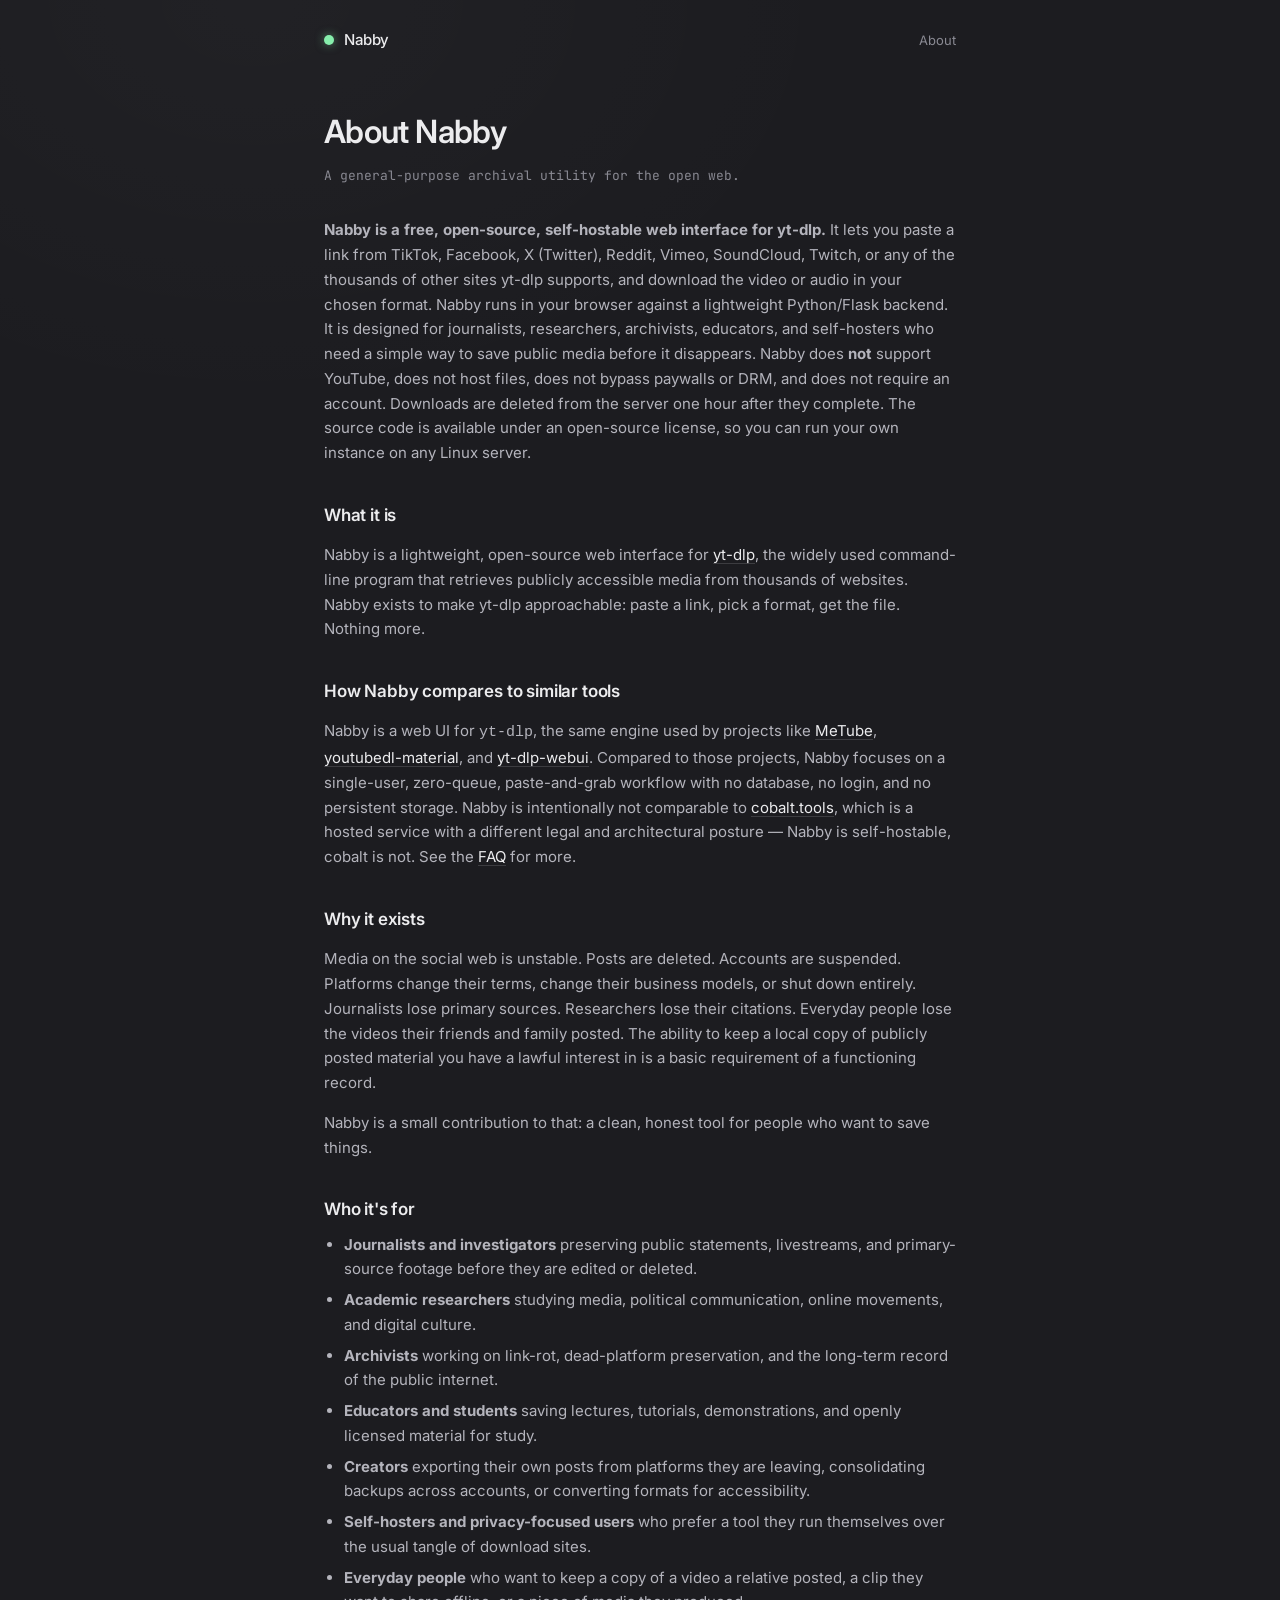
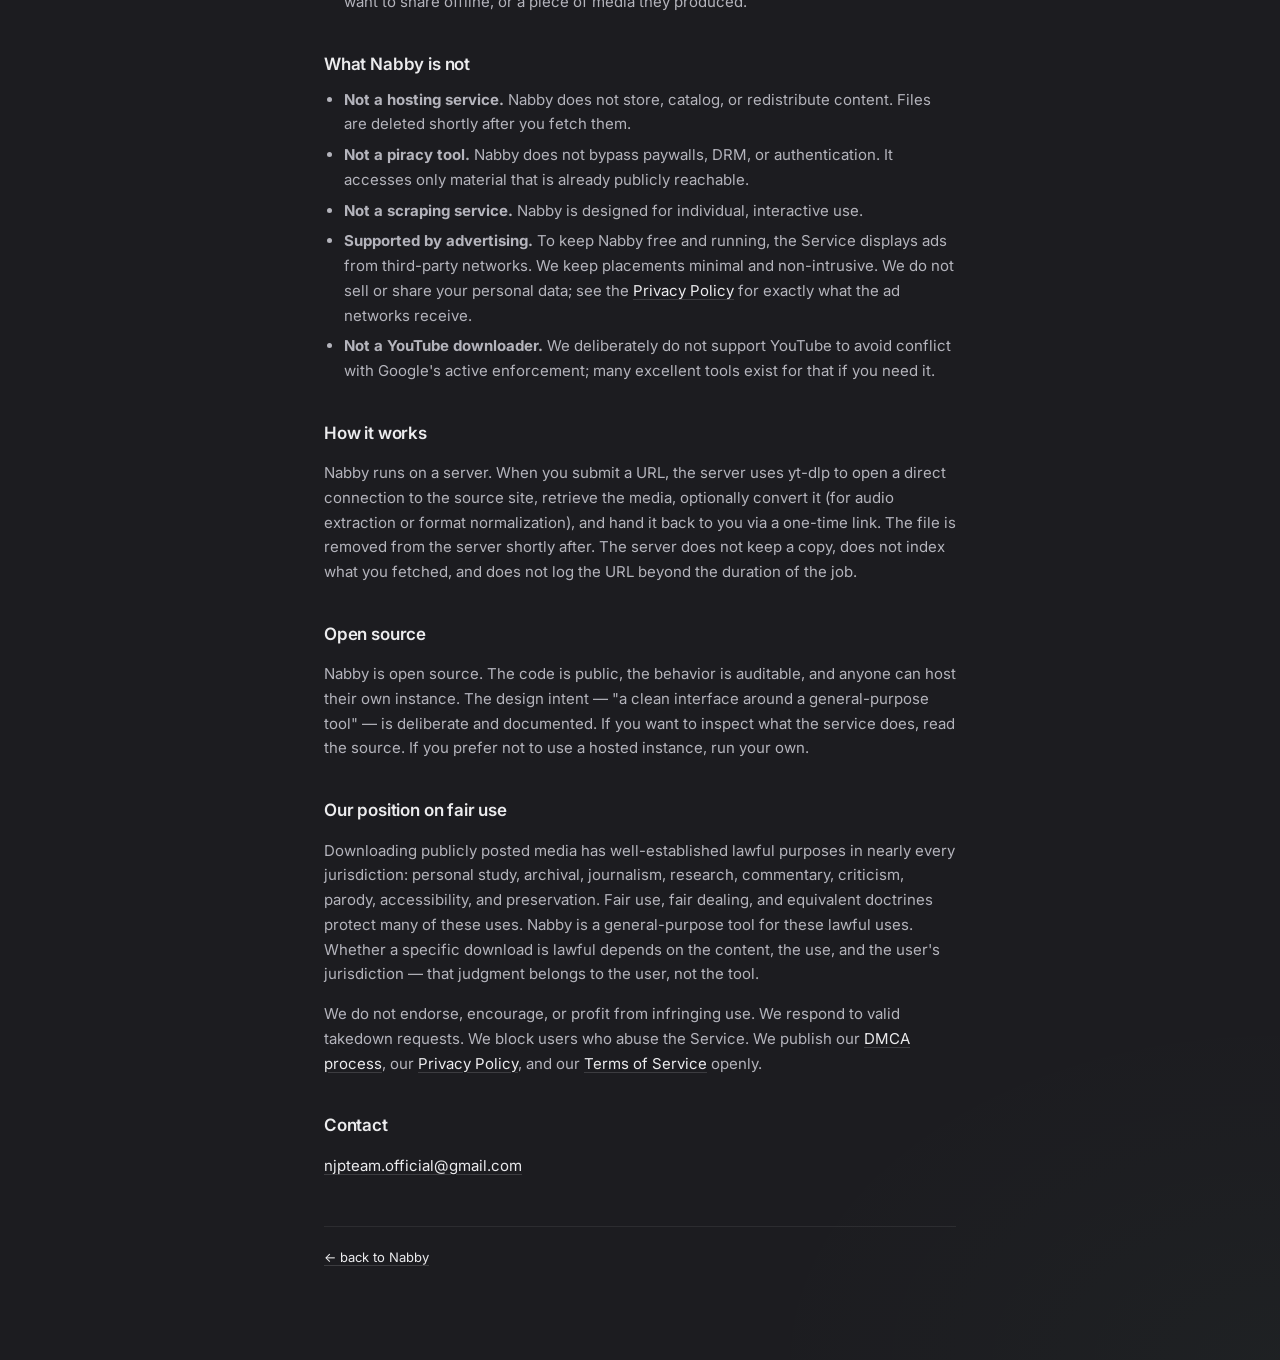
<file: templates/about.html>
<!doctype html>
<html lang="en">
<head>
<meta charset="utf-8">
<meta name="google-adsense-account" content="ca-pub-2592778451180424">
<meta name="viewport" content="width=device-width,initial-scale=1">
<title>About Nabby — a self-hosted web UI for yt-dlp</title>
<meta name="description" content="Nabby is a lightweight open-source web interface for yt-dlp, built for journalists, researchers, archivists, and self-hosters who need to save public media from the open web.">
<link rel="canonical" href="https://nabby.pro/about">
<meta name="theme-color" content="#1c1c20">
<meta name="color-scheme" content="dark">
<link rel="icon" type="image/svg+xml" href="/static/favicons/b-n.svg">
<link rel="alternate icon" href="/static/favicon.png" type="image/png" sizes="32x32">

<meta property="og:site_name" content="Nabby">
<meta property="og:type" content="article">
<meta property="og:url" content="https://nabby.pro/about">
<meta property="og:title" content="About Nabby — a general-purpose archival utility">
<meta property="og:description" content="Why Nabby exists, who it's for, and what it isn't. A clean, honest web interface for yt-dlp.">
<meta property="og:image" content="https://nabby.pro/static/og.png">
<meta name="twitter:card" content="summary_large_image">
<meta name="twitter:title" content="About Nabby">
<meta name="twitter:description" content="A general-purpose archival utility for the open web. Open-source web UI for yt-dlp.">
<meta name="twitter:image" content="https://nabby.pro/static/og.png">

<script type="application/ld+json">
{
  "@context": "https://schema.org",
  "@type": "Organization",
  "name": "Nabby",
  "url": "https://nabby.pro",
  "logo": "https://nabby.pro/static/favicons/b-n.svg",
  "email": "njpteam.official@gmail.com",
  "sameAs": [
    "https://github.com/NJPTeam/nabby"
  ]
}
</script>
<link rel="preconnect" href="https://fonts.googleapis.com">
<link rel="preconnect" href="https://fonts.gstatic.com" crossorigin>
<link href="https://fonts.googleapis.com/css2?family=Inter:wght@400;500;600&family=JetBrains+Mono:wght@400&display=swap" rel="stylesheet">
<link rel="stylesheet" href="/static/style.css">
</head>
<body class="legal">

<header class="nav">
  <a href="/" class="brand">
    <span class="brand-mark" aria-hidden="true"></span>
    <span>Nabby</span>
  </a>
  <span class="nav-sub">About</span>
</header>

<main class="legal-main">
  <h1>About Nabby</h1>
  <p class="updated">A general-purpose archival utility for the open web.</p>

  <p class="lede"><strong>Nabby is a free, open-source, self-hostable web interface for yt-dlp.</strong> It lets you paste a link from TikTok, Facebook, X (Twitter), Reddit, Vimeo, SoundCloud, Twitch, or any of the thousands of other sites yt-dlp supports, and download the video or audio in your chosen format. Nabby runs in your browser against a lightweight Python/Flask backend. It is designed for journalists, researchers, archivists, educators, and self-hosters who need a simple way to save public media before it disappears. Nabby does <strong>not</strong> support YouTube, does not host files, does not bypass paywalls or DRM, and does not require an account. Downloads are deleted from the server one hour after they complete. The source code is available under an open-source license, so you can run your own instance on any Linux server.</p>

  <h2>What it is</h2>
  <p>Nabby is a lightweight, open-source web interface for <a href="https://github.com/yt-dlp/yt-dlp" rel="noopener">yt-dlp</a>, the widely used command-line program that retrieves publicly accessible media from thousands of websites. Nabby exists to make yt-dlp approachable: paste a link, pick a format, get the file. Nothing more.</p>

  <h2>How Nabby compares to similar tools</h2>
  <p>Nabby is a web UI for <code>yt-dlp</code>, the same engine used by projects like <a href="/compare/nabby-vs-metube">MeTube</a>, <a href="/compare/nabby-vs-youtubedl-material">youtubedl-material</a>, and <a href="/compare/nabby-vs-ytdlp-webui">yt-dlp-webui</a>. Compared to those projects, Nabby focuses on a single-user, zero-queue, paste-and-grab workflow with no database, no login, and no persistent storage. Nabby is intentionally not comparable to <a href="/compare/nabby-vs-cobalt">cobalt.tools</a>, which is a hosted service with a different legal and architectural posture — Nabby is self-hostable, cobalt is not. See the <a href="/faq">FAQ</a> for more.</p>

  <h2>Why it exists</h2>
  <p>Media on the social web is unstable. Posts are deleted. Accounts are suspended. Platforms change their terms, change their business models, or shut down entirely. Journalists lose primary sources. Researchers lose their citations. Everyday people lose the videos their friends and family posted. The ability to keep a local copy of publicly posted material you have a lawful interest in is a basic requirement of a functioning record.</p>
  <p>Nabby is a small contribution to that: a clean, honest tool for people who want to save things.</p>

  <h2>Who it's for</h2>
  <ul>
    <li><strong>Journalists and investigators</strong> preserving public statements, livestreams, and primary-source footage before they are edited or deleted.</li>
    <li><strong>Academic researchers</strong> studying media, political communication, online movements, and digital culture.</li>
    <li><strong>Archivists</strong> working on link-rot, dead-platform preservation, and the long-term record of the public internet.</li>
    <li><strong>Educators and students</strong> saving lectures, tutorials, demonstrations, and openly licensed material for study.</li>
    <li><strong>Creators</strong> exporting their own posts from platforms they are leaving, consolidating backups across accounts, or converting formats for accessibility.</li>
    <li><strong>Self-hosters and privacy-focused users</strong> who prefer a tool they run themselves over the usual tangle of download sites.</li>
    <li><strong>Everyday people</strong> who want to keep a copy of a video a relative posted, a clip they want to share offline, or a piece of media they produced.</li>
  </ul>

  <h2>What Nabby is not</h2>
  <ul>
    <li><strong>Not a hosting service.</strong> Nabby does not store, catalog, or redistribute content. Files are deleted shortly after you fetch them.</li>
    <li><strong>Not a piracy tool.</strong> Nabby does not bypass paywalls, DRM, or authentication. It accesses only material that is already publicly reachable.</li>
    <li><strong>Not a scraping service.</strong> Nabby is designed for individual, interactive use.</li>
    <li><strong>Supported by advertising.</strong> To keep Nabby free and running, the Service displays ads from third-party networks. We keep placements minimal and non-intrusive. We do not sell or share your personal data; see the <a href="/privacy">Privacy Policy</a> for exactly what the ad networks receive.</li>
    <li><strong>Not a YouTube downloader.</strong> We deliberately do not support YouTube to avoid conflict with Google's active enforcement; many excellent tools exist for that if you need it.</li>
  </ul>

  <h2>How it works</h2>
  <p>Nabby runs on a server. When you submit a URL, the server uses yt-dlp to open a direct connection to the source site, retrieve the media, optionally convert it (for audio extraction or format normalization), and hand it back to you via a one-time link. The file is removed from the server shortly after. The server does not keep a copy, does not index what you fetched, and does not log the URL beyond the duration of the job.</p>

  <h2>Open source</h2>
  <p>Nabby is open source. The code is public, the behavior is auditable, and anyone can host their own instance. The design intent — "a clean interface around a general-purpose tool" — is deliberate and documented. If you want to inspect what the service does, read the source. If you prefer not to use a hosted instance, run your own.</p>

  <h2>Our position on fair use</h2>
  <p>Downloading publicly posted media has well-established lawful purposes in nearly every jurisdiction: personal study, archival, journalism, research, commentary, criticism, parody, accessibility, and preservation. Fair use, fair dealing, and equivalent doctrines protect many of these uses. Nabby is a general-purpose tool for these lawful uses. Whether a specific download is lawful depends on the content, the use, and the user's jurisdiction — that judgment belongs to the user, not the tool.</p>
  <p>We do not endorse, encourage, or profit from infringing use. We respond to valid takedown requests. We block users who abuse the Service. We publish our <a href="/dmca">DMCA process</a>, our <a href="/privacy">Privacy Policy</a>, and our <a href="/terms">Terms of Service</a> openly.</p>

  <h2>Contact</h2>
  <p><a href="mailto:njpteam.official@gmail.com">njpteam.official@gmail.com</a></p>

  <p class="back"><a href="/">← back to Nabby</a></p>
</main>

</body>
</html>
</file>
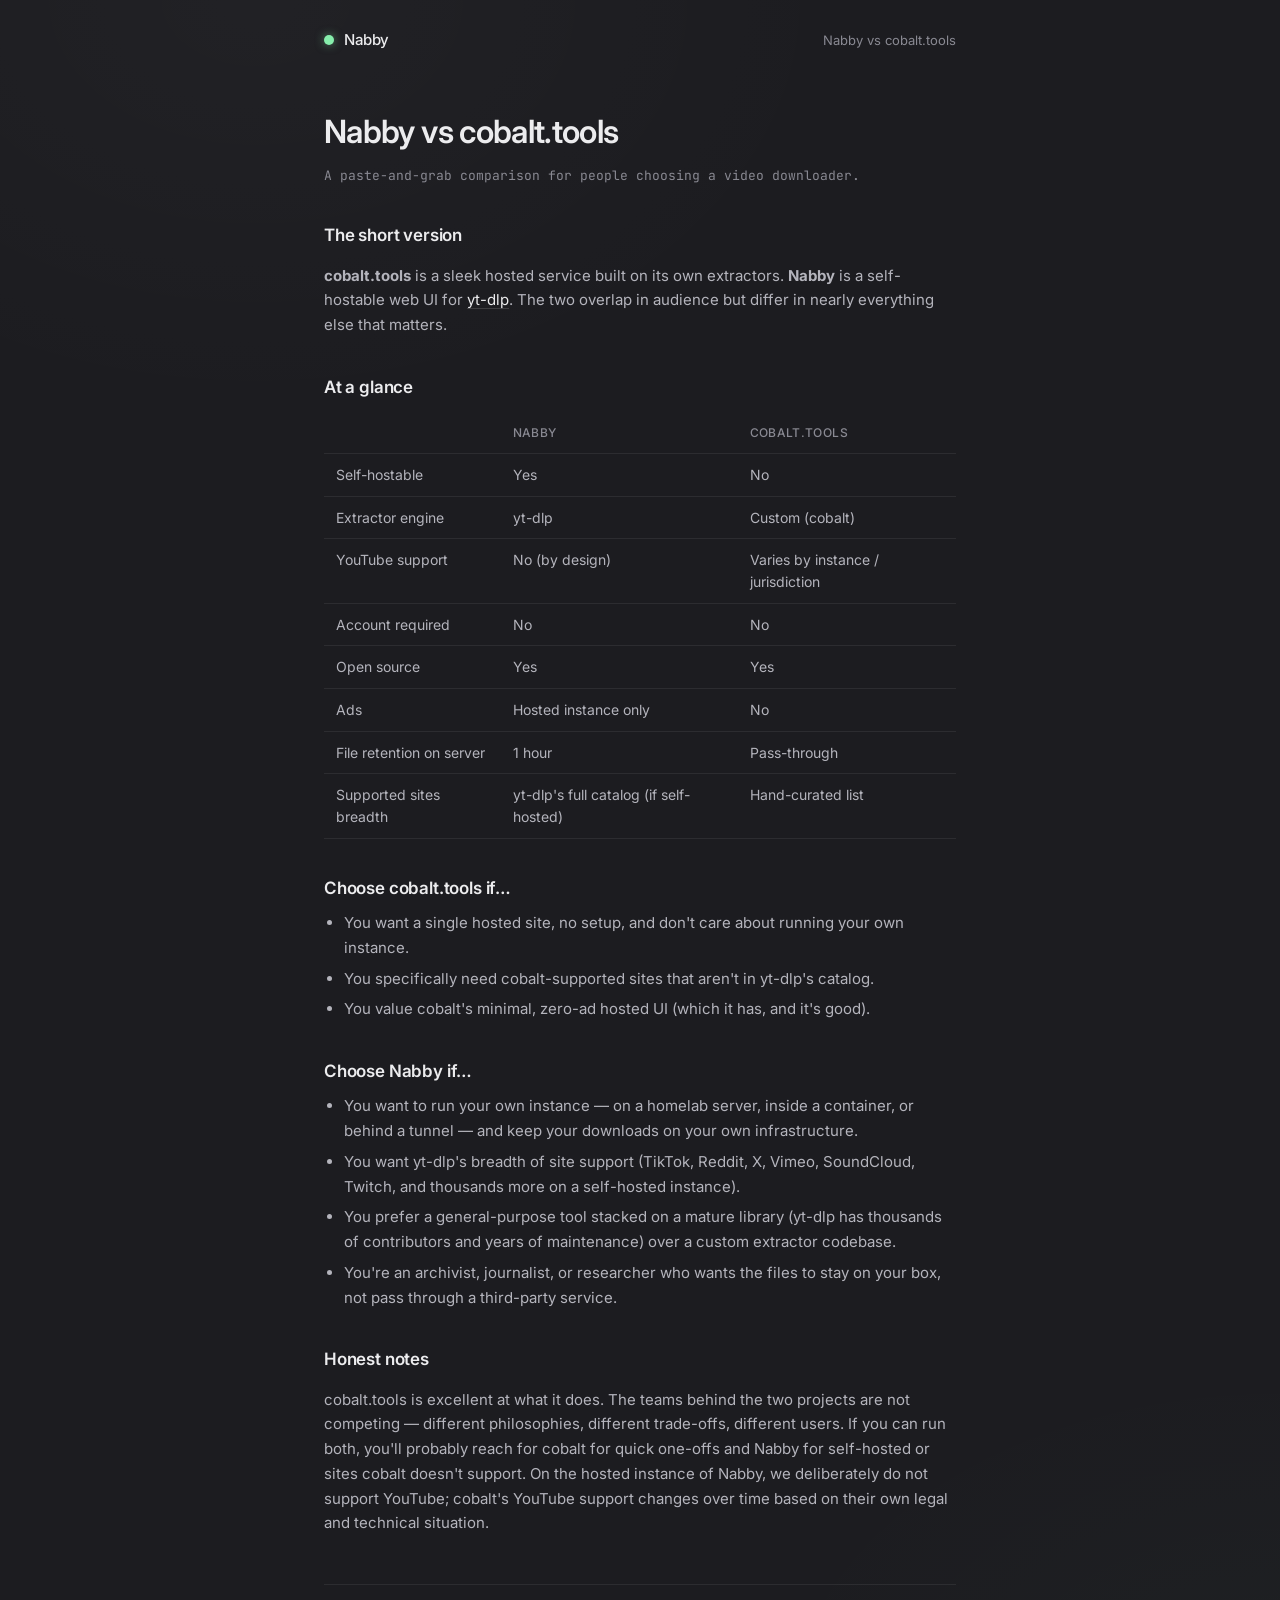
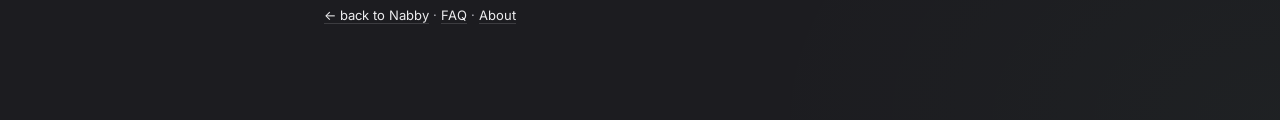
<file: templates/compare_cobalt.html>
<!doctype html>
<html lang="en">
<head>
<meta charset="utf-8">
<meta name="google-adsense-account" content="ca-pub-2592778451180424">
<meta name="viewport" content="width=device-width,initial-scale=1">
<title>Nabby vs cobalt.tools — which should you use?</title>
<meta name="description" content="Nabby vs cobalt.tools: a self-hostable yt-dlp web UI compared to a hosted-only extractor service. Honest trade-offs, when to choose which.">
<link rel="canonical" href="https://nabby.pro/compare/nabby-vs-cobalt">
<meta name="theme-color" content="#1c1c20">
<link rel="icon" type="image/svg+xml" href="/static/favicons/b-n.svg">
<link rel="alternate icon" href="/static/favicon.png" type="image/png" sizes="32x32">

<meta property="og:site_name" content="Nabby">
<meta property="og:type" content="article">
<meta property="og:url" content="https://nabby.pro/compare/nabby-vs-cobalt">
<meta property="og:title" content="Nabby vs cobalt.tools">
<meta property="og:description" content="Self-hostable yt-dlp UI vs hosted-only extractor service. Honest trade-offs.">
<meta property="og:image" content="https://nabby.pro/static/og.png">
<meta name="twitter:card" content="summary_large_image">
<meta name="twitter:title" content="Nabby vs cobalt.tools">
<meta name="twitter:description" content="Self-hostable yt-dlp UI vs hosted-only extractor service.">
<meta name="twitter:image" content="https://nabby.pro/static/og.png">

<link rel="preconnect" href="https://fonts.googleapis.com">
<link rel="preconnect" href="https://fonts.gstatic.com" crossorigin>
<link href="https://fonts.googleapis.com/css2?family=Inter:wght@400;500;600&family=JetBrains+Mono:wght@400&display=swap" rel="stylesheet">
<link rel="stylesheet" href="/static/style.css">
</head>
<body class="legal">

<header class="nav">
  <a href="/" class="brand">
    <span class="brand-mark" aria-hidden="true"></span>
    <span>Nabby</span>
  </a>
  <span class="nav-sub">Nabby vs cobalt.tools</span>
</header>

<main class="legal-main">
  <h1>Nabby vs cobalt.tools</h1>
  <p class="updated">A paste-and-grab comparison for people choosing a video downloader.</p>

  <h2>The short version</h2>
  <p><strong>cobalt.tools</strong> is a sleek hosted service built on its own extractors. <strong>Nabby</strong> is a self-hostable web UI for <a href="https://github.com/yt-dlp/yt-dlp" rel="noopener">yt-dlp</a>. The two overlap in audience but differ in nearly everything else that matters.</p>

  <h2>At a glance</h2>
  <table class="legal-table">
    <thead><tr><th></th><th>Nabby</th><th>cobalt.tools</th></tr></thead>
    <tbody>
      <tr><td>Self-hostable</td><td>Yes</td><td>No</td></tr>
      <tr><td>Extractor engine</td><td>yt-dlp</td><td>Custom (cobalt)</td></tr>
      <tr><td>YouTube support</td><td>No (by design)</td><td>Varies by instance / jurisdiction</td></tr>
      <tr><td>Account required</td><td>No</td><td>No</td></tr>
      <tr><td>Open source</td><td>Yes</td><td>Yes</td></tr>
      <tr><td>Ads</td><td>Hosted instance only</td><td>No</td></tr>
      <tr><td>File retention on server</td><td>1 hour</td><td>Pass-through</td></tr>
      <tr><td>Supported sites breadth</td><td>yt-dlp's full catalog (if self-hosted)</td><td>Hand-curated list</td></tr>
    </tbody>
  </table>

  <h2>Choose cobalt.tools if…</h2>
  <ul>
    <li>You want a single hosted site, no setup, and don't care about running your own instance.</li>
    <li>You specifically need cobalt-supported sites that aren't in yt-dlp's catalog.</li>
    <li>You value cobalt's minimal, zero-ad hosted UI (which it has, and it's good).</li>
  </ul>

  <h2>Choose Nabby if…</h2>
  <ul>
    <li>You want to run your own instance — on a homelab server, inside a container, or behind a tunnel — and keep your downloads on your own infrastructure.</li>
    <li>You want yt-dlp's breadth of site support (TikTok, Reddit, X, Vimeo, SoundCloud, Twitch, and thousands more on a self-hosted instance).</li>
    <li>You prefer a general-purpose tool stacked on a mature library (yt-dlp has thousands of contributors and years of maintenance) over a custom extractor codebase.</li>
    <li>You're an archivist, journalist, or researcher who wants the files to stay on your box, not pass through a third-party service.</li>
  </ul>

  <h2>Honest notes</h2>
  <p>cobalt.tools is excellent at what it does. The teams behind the two projects are not competing — different philosophies, different trade-offs, different users. If you can run both, you'll probably reach for cobalt for quick one-offs and Nabby for self-hosted or sites cobalt doesn't support. On the hosted instance of Nabby, we deliberately do not support YouTube; cobalt's YouTube support changes over time based on their own legal and technical situation.</p>

  <p class="back"><a href="/">← back to Nabby</a> · <a href="/faq">FAQ</a> · <a href="/about">About</a></p>
</main>

</body>
</html>
</file>
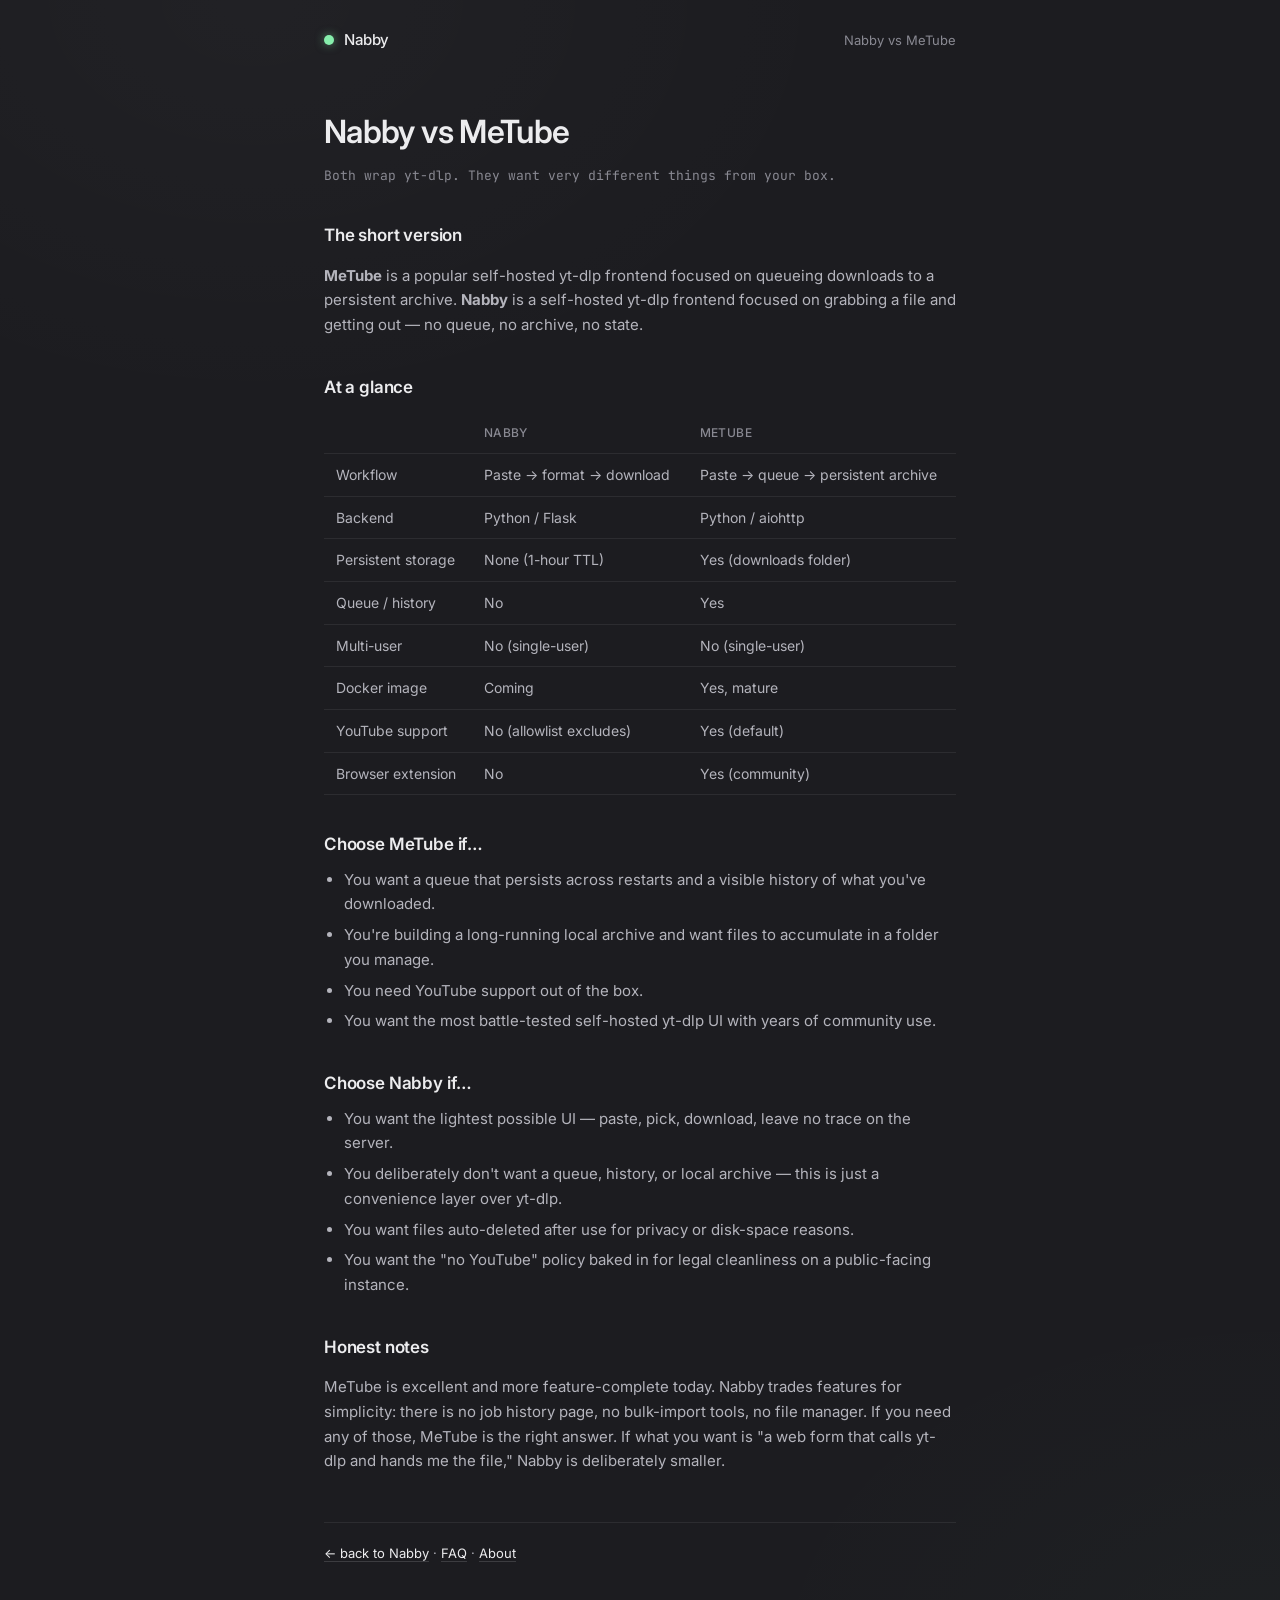
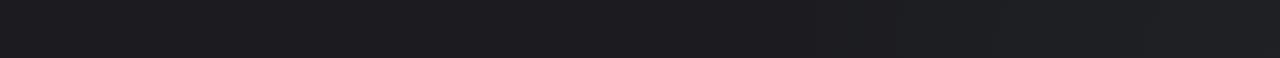
<file: templates/compare_metube.html>
<!doctype html>
<html lang="en">
<head>
<meta charset="utf-8">
<meta name="google-adsense-account" content="ca-pub-2592778451180424">
<meta name="viewport" content="width=device-width,initial-scale=1">
<title>Nabby vs MeTube — paste-and-grab vs queue-and-download</title>
<meta name="description" content="Nabby vs MeTube: two self-hosted yt-dlp frontends with different philosophies. Zero-state paste-and-grab compared to a persistent queue downloader.">
<link rel="canonical" href="https://nabby.pro/compare/nabby-vs-metube">
<meta name="theme-color" content="#1c1c20">
<link rel="icon" type="image/svg+xml" href="/static/favicons/b-n.svg">
<link rel="alternate icon" href="/static/favicon.png" type="image/png" sizes="32x32">

<meta property="og:site_name" content="Nabby">
<meta property="og:type" content="article">
<meta property="og:url" content="https://nabby.pro/compare/nabby-vs-metube">
<meta property="og:title" content="Nabby vs MeTube">
<meta property="og:description" content="Two self-hosted yt-dlp frontends compared. Paste-and-grab vs queue-and-download.">
<meta property="og:image" content="https://nabby.pro/static/og.png">
<meta name="twitter:card" content="summary_large_image">
<meta name="twitter:title" content="Nabby vs MeTube">
<meta name="twitter:description" content="Two self-hosted yt-dlp frontends compared.">
<meta name="twitter:image" content="https://nabby.pro/static/og.png">

<link rel="preconnect" href="https://fonts.googleapis.com">
<link rel="preconnect" href="https://fonts.gstatic.com" crossorigin>
<link href="https://fonts.googleapis.com/css2?family=Inter:wght@400;500;600&family=JetBrains+Mono:wght@400&display=swap" rel="stylesheet">
<link rel="stylesheet" href="/static/style.css">
</head>
<body class="legal">

<header class="nav">
  <a href="/" class="brand">
    <span class="brand-mark" aria-hidden="true"></span>
    <span>Nabby</span>
  </a>
  <span class="nav-sub">Nabby vs MeTube</span>
</header>

<main class="legal-main">
  <h1>Nabby vs MeTube</h1>
  <p class="updated">Both wrap yt-dlp. They want very different things from your box.</p>

  <h2>The short version</h2>
  <p><strong>MeTube</strong> is a popular self-hosted yt-dlp frontend focused on queueing downloads to a persistent archive. <strong>Nabby</strong> is a self-hosted yt-dlp frontend focused on grabbing a file and getting out — no queue, no archive, no state.</p>

  <h2>At a glance</h2>
  <table class="legal-table">
    <thead><tr><th></th><th>Nabby</th><th>MeTube</th></tr></thead>
    <tbody>
      <tr><td>Workflow</td><td>Paste → format → download</td><td>Paste → queue → persistent archive</td></tr>
      <tr><td>Backend</td><td>Python / Flask</td><td>Python / aiohttp</td></tr>
      <tr><td>Persistent storage</td><td>None (1-hour TTL)</td><td>Yes (downloads folder)</td></tr>
      <tr><td>Queue / history</td><td>No</td><td>Yes</td></tr>
      <tr><td>Multi-user</td><td>No (single-user)</td><td>No (single-user)</td></tr>
      <tr><td>Docker image</td><td>Coming</td><td>Yes, mature</td></tr>
      <tr><td>YouTube support</td><td>No (allowlist excludes)</td><td>Yes (default)</td></tr>
      <tr><td>Browser extension</td><td>No</td><td>Yes (community)</td></tr>
    </tbody>
  </table>

  <h2>Choose MeTube if…</h2>
  <ul>
    <li>You want a queue that persists across restarts and a visible history of what you've downloaded.</li>
    <li>You're building a long-running local archive and want files to accumulate in a folder you manage.</li>
    <li>You need YouTube support out of the box.</li>
    <li>You want the most battle-tested self-hosted yt-dlp UI with years of community use.</li>
  </ul>

  <h2>Choose Nabby if…</h2>
  <ul>
    <li>You want the lightest possible UI — paste, pick, download, leave no trace on the server.</li>
    <li>You deliberately don't want a queue, history, or local archive — this is just a convenience layer over yt-dlp.</li>
    <li>You want files auto-deleted after use for privacy or disk-space reasons.</li>
    <li>You want the "no YouTube" policy baked in for legal cleanliness on a public-facing instance.</li>
  </ul>

  <h2>Honest notes</h2>
  <p>MeTube is excellent and more feature-complete today. Nabby trades features for simplicity: there is no job history page, no bulk-import tools, no file manager. If you need any of those, MeTube is the right answer. If what you want is "a web form that calls yt-dlp and hands me the file," Nabby is deliberately smaller.</p>

  <p class="back"><a href="/">← back to Nabby</a> · <a href="/faq">FAQ</a> · <a href="/about">About</a></p>
</main>

</body>
</html>
</file>
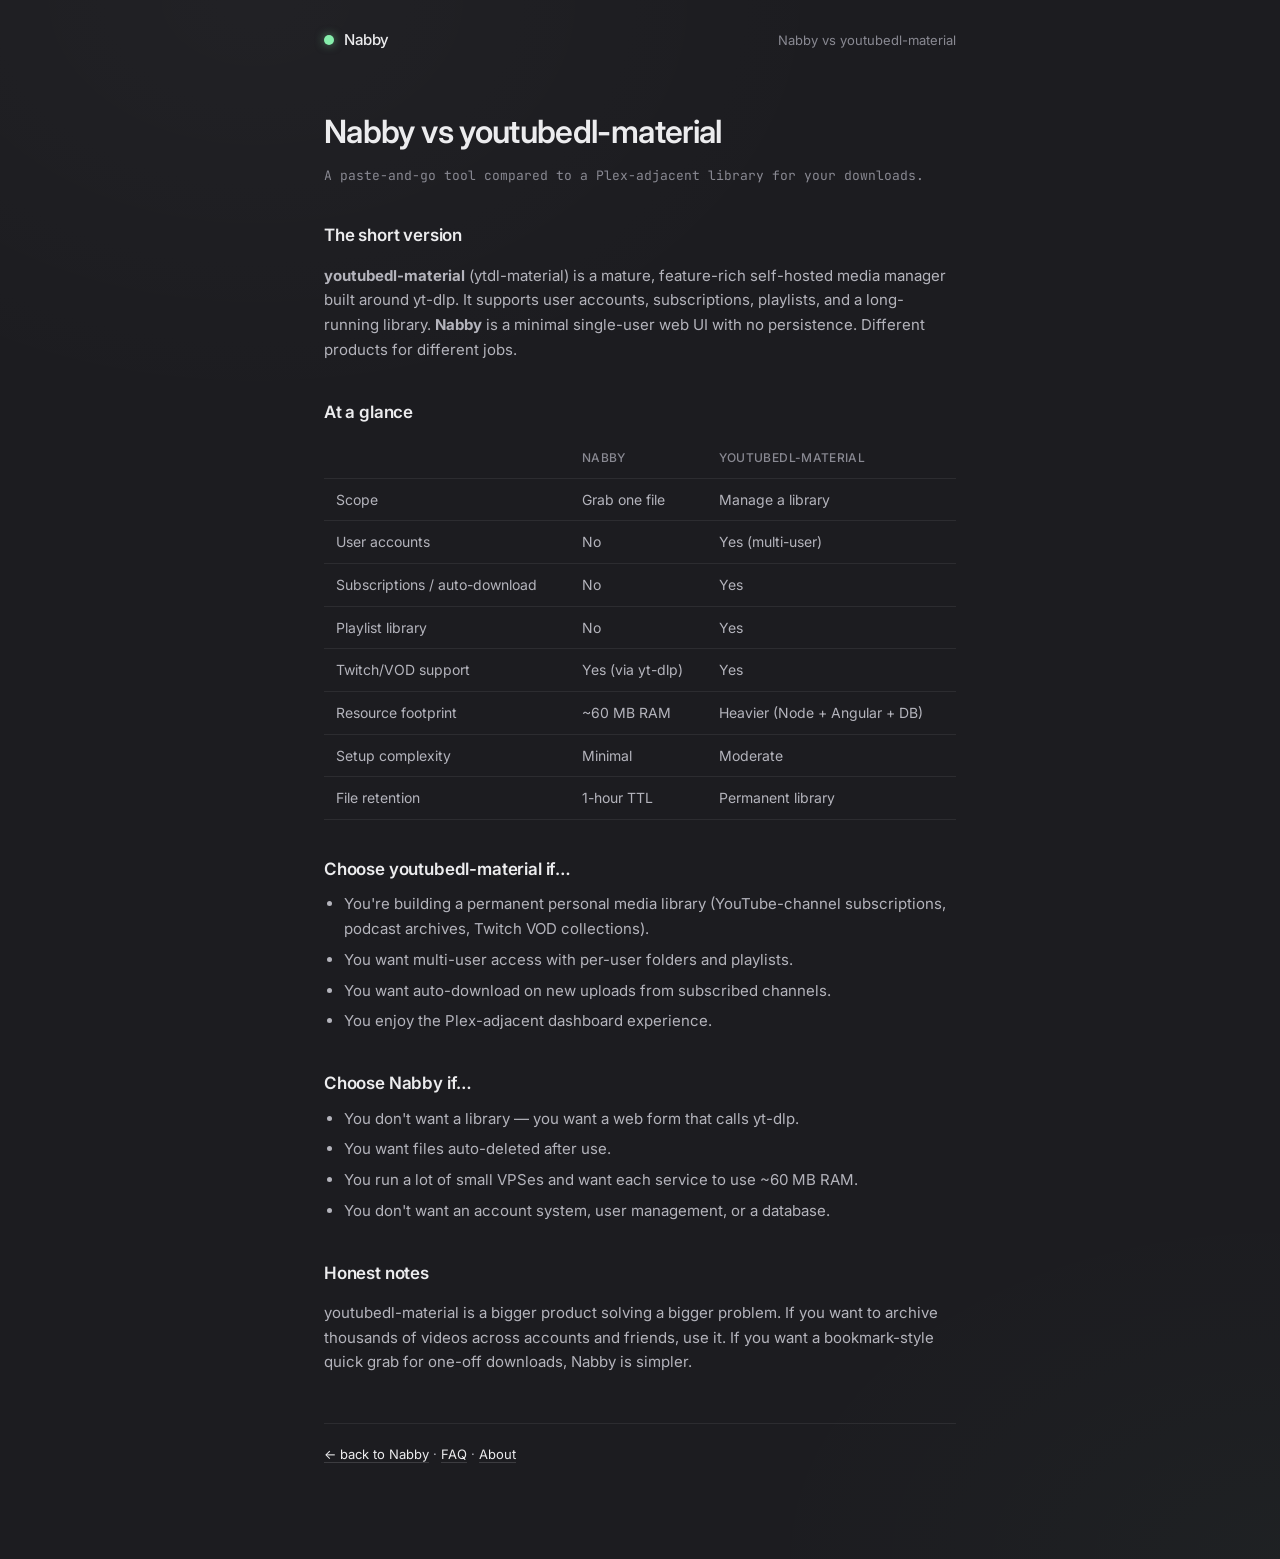
<file: templates/compare_youtubedl_material.html>
<!doctype html>
<html lang="en">
<head>
<meta charset="utf-8">
<meta name="google-adsense-account" content="ca-pub-2592778451180424">
<meta name="viewport" content="width=device-width,initial-scale=1">
<title>Nabby vs youtubedl-material — minimal grabber vs full archive manager</title>
<meta name="description" content="Nabby vs youtubedl-material: a minimal yt-dlp web UI compared to a full-featured self-hosted archive manager with subscriptions and user accounts.">
<link rel="canonical" href="https://nabby.pro/compare/nabby-vs-youtubedl-material">
<meta name="theme-color" content="#1c1c20">
<link rel="icon" type="image/svg+xml" href="/static/favicons/b-n.svg">
<link rel="alternate icon" href="/static/favicon.png" type="image/png" sizes="32x32">

<meta property="og:site_name" content="Nabby">
<meta property="og:type" content="article">
<meta property="og:url" content="https://nabby.pro/compare/nabby-vs-youtubedl-material">
<meta property="og:title" content="Nabby vs youtubedl-material">
<meta property="og:description" content="Minimal grabber vs full archive manager — two very different self-hosted yt-dlp UIs.">
<meta property="og:image" content="https://nabby.pro/static/og.png">
<meta name="twitter:card" content="summary_large_image">
<meta name="twitter:title" content="Nabby vs youtubedl-material">
<meta name="twitter:description" content="Minimal grabber vs full archive manager.">
<meta name="twitter:image" content="https://nabby.pro/static/og.png">

<link rel="preconnect" href="https://fonts.googleapis.com">
<link rel="preconnect" href="https://fonts.gstatic.com" crossorigin>
<link href="https://fonts.googleapis.com/css2?family=Inter:wght@400;500;600&family=JetBrains+Mono:wght@400&display=swap" rel="stylesheet">
<link rel="stylesheet" href="/static/style.css">
</head>
<body class="legal">

<header class="nav">
  <a href="/" class="brand">
    <span class="brand-mark" aria-hidden="true"></span>
    <span>Nabby</span>
  </a>
  <span class="nav-sub">Nabby vs youtubedl-material</span>
</header>

<main class="legal-main">
  <h1>Nabby vs youtubedl-material</h1>
  <p class="updated">A paste-and-go tool compared to a Plex-adjacent library for your downloads.</p>

  <h2>The short version</h2>
  <p><strong>youtubedl-material</strong> (ytdl-material) is a mature, feature-rich self-hosted media manager built around yt-dlp. It supports user accounts, subscriptions, playlists, and a long-running library. <strong>Nabby</strong> is a minimal single-user web UI with no persistence. Different products for different jobs.</p>

  <h2>At a glance</h2>
  <table class="legal-table">
    <thead><tr><th></th><th>Nabby</th><th>youtubedl-material</th></tr></thead>
    <tbody>
      <tr><td>Scope</td><td>Grab one file</td><td>Manage a library</td></tr>
      <tr><td>User accounts</td><td>No</td><td>Yes (multi-user)</td></tr>
      <tr><td>Subscriptions / auto-download</td><td>No</td><td>Yes</td></tr>
      <tr><td>Playlist library</td><td>No</td><td>Yes</td></tr>
      <tr><td>Twitch/VOD support</td><td>Yes (via yt-dlp)</td><td>Yes</td></tr>
      <tr><td>Resource footprint</td><td>~60 MB RAM</td><td>Heavier (Node + Angular + DB)</td></tr>
      <tr><td>Setup complexity</td><td>Minimal</td><td>Moderate</td></tr>
      <tr><td>File retention</td><td>1-hour TTL</td><td>Permanent library</td></tr>
    </tbody>
  </table>

  <h2>Choose youtubedl-material if…</h2>
  <ul>
    <li>You're building a permanent personal media library (YouTube-channel subscriptions, podcast archives, Twitch VOD collections).</li>
    <li>You want multi-user access with per-user folders and playlists.</li>
    <li>You want auto-download on new uploads from subscribed channels.</li>
    <li>You enjoy the Plex-adjacent dashboard experience.</li>
  </ul>

  <h2>Choose Nabby if…</h2>
  <ul>
    <li>You don't want a library — you want a web form that calls yt-dlp.</li>
    <li>You want files auto-deleted after use.</li>
    <li>You run a lot of small VPSes and want each service to use ~60 MB RAM.</li>
    <li>You don't want an account system, user management, or a database.</li>
  </ul>

  <h2>Honest notes</h2>
  <p>youtubedl-material is a bigger product solving a bigger problem. If you want to archive thousands of videos across accounts and friends, use it. If you want a bookmark-style quick grab for one-off downloads, Nabby is simpler.</p>

  <p class="back"><a href="/">← back to Nabby</a> · <a href="/faq">FAQ</a> · <a href="/about">About</a></p>
</main>

</body>
</html>
</file>
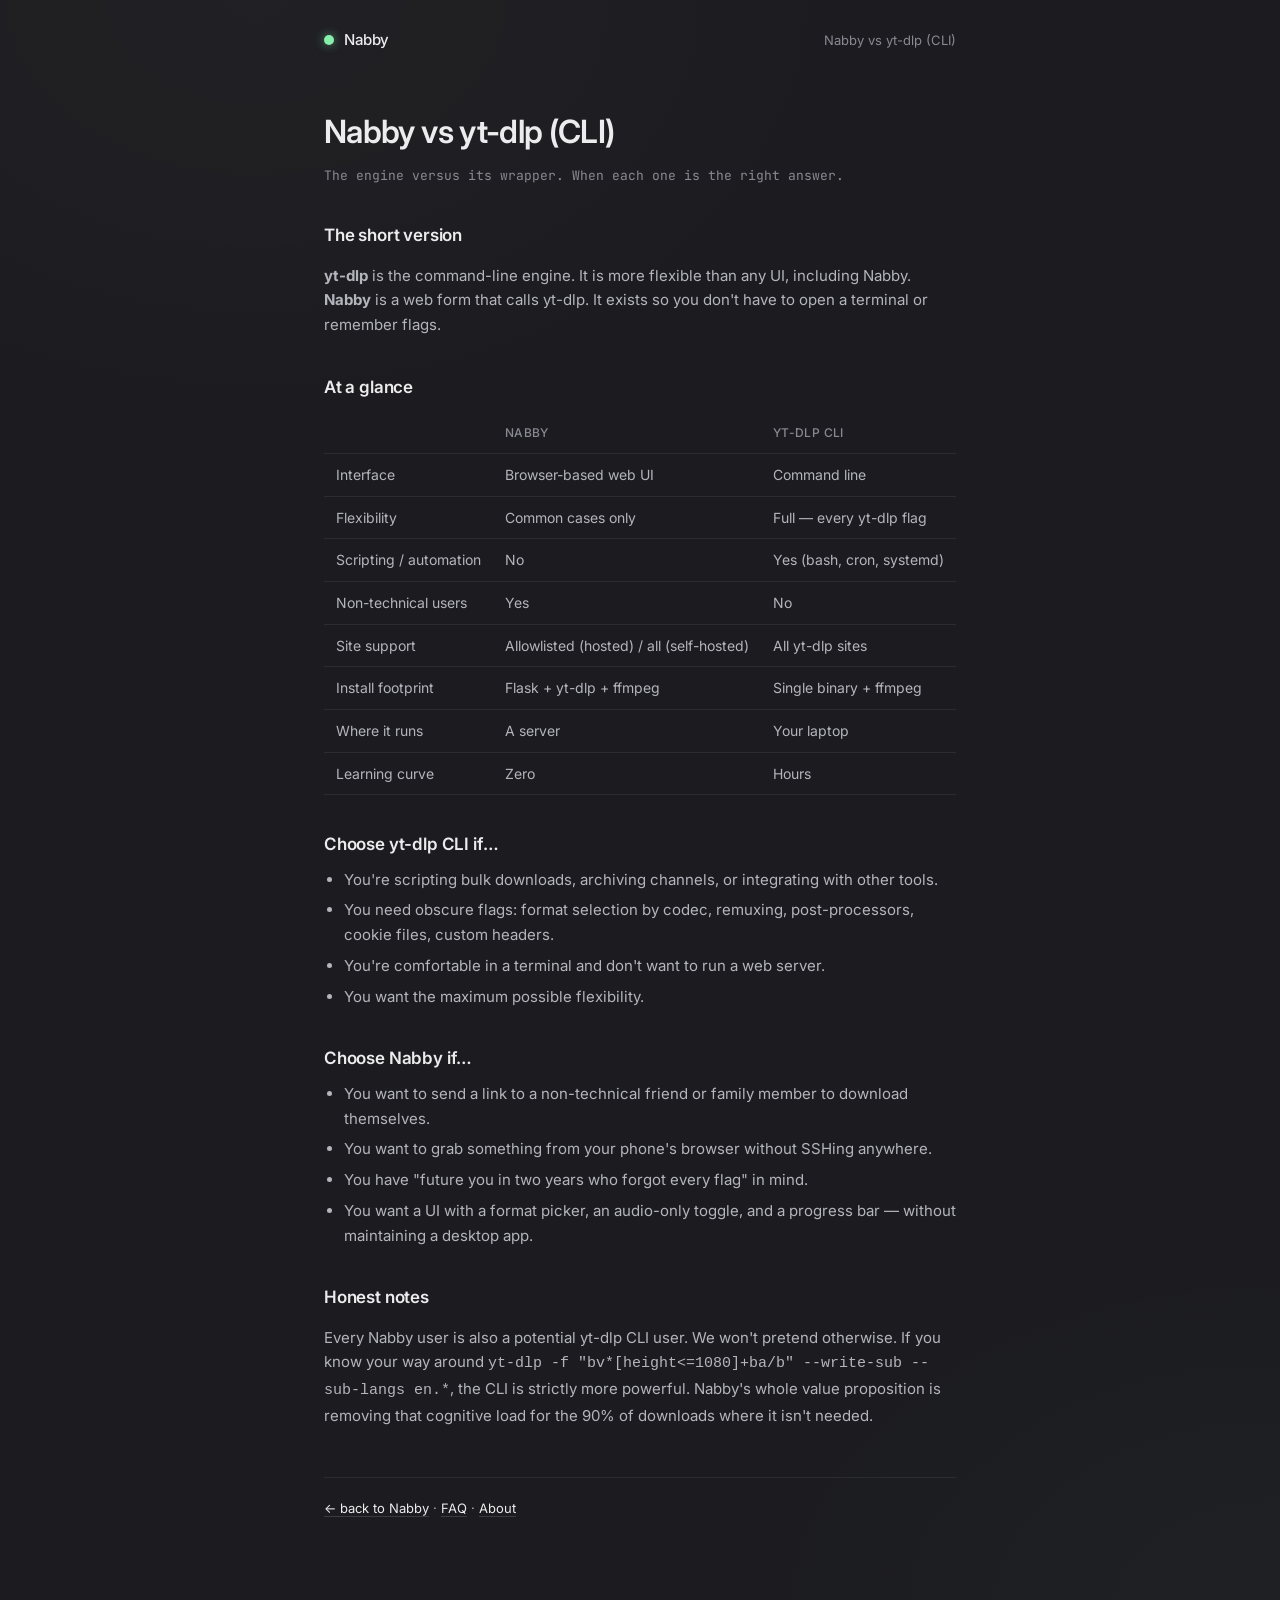
<file: templates/compare_ytdlp_cli.html>
<!doctype html>
<html lang="en">
<head>
<meta charset="utf-8">
<meta name="google-adsense-account" content="ca-pub-2592778451180424">
<meta name="viewport" content="width=device-width,initial-scale=1">
<title>Nabby vs yt-dlp (CLI) — when do you need a UI?</title>
<meta name="description" content="Nabby vs yt-dlp command line: when a web UI is worth the extra layer, and when the CLI is the right answer. Honest trade-offs between the engine and its wrapper.">
<link rel="canonical" href="https://nabby.pro/compare/nabby-vs-ytdlp-cli">
<meta name="theme-color" content="#1c1c20">
<link rel="icon" type="image/svg+xml" href="/static/favicons/b-n.svg">
<link rel="alternate icon" href="/static/favicon.png" type="image/png" sizes="32x32">

<meta property="og:site_name" content="Nabby">
<meta property="og:type" content="article">
<meta property="og:url" content="https://nabby.pro/compare/nabby-vs-ytdlp-cli">
<meta property="og:title" content="Nabby vs yt-dlp (CLI)">
<meta property="og:description" content="When a web UI is worth the extra layer, and when the CLI is the right answer.">
<meta property="og:image" content="https://nabby.pro/static/og.png">
<meta name="twitter:card" content="summary_large_image">
<meta name="twitter:title" content="Nabby vs yt-dlp (CLI)">
<meta name="twitter:description" content="When a web UI is worth the extra layer, and when the CLI is the right answer.">
<meta name="twitter:image" content="https://nabby.pro/static/og.png">

<link rel="preconnect" href="https://fonts.googleapis.com">
<link rel="preconnect" href="https://fonts.gstatic.com" crossorigin>
<link href="https://fonts.googleapis.com/css2?family=Inter:wght@400;500;600&family=JetBrains+Mono:wght@400&display=swap" rel="stylesheet">
<link rel="stylesheet" href="/static/style.css">
</head>
<body class="legal">

<header class="nav">
  <a href="/" class="brand">
    <span class="brand-mark" aria-hidden="true"></span>
    <span>Nabby</span>
  </a>
  <span class="nav-sub">Nabby vs yt-dlp (CLI)</span>
</header>

<main class="legal-main">
  <h1>Nabby vs yt-dlp (CLI)</h1>
  <p class="updated">The engine versus its wrapper. When each one is the right answer.</p>

  <h2>The short version</h2>
  <p><strong>yt-dlp</strong> is the command-line engine. It is more flexible than any UI, including Nabby. <strong>Nabby</strong> is a web form that calls yt-dlp. It exists so you don't have to open a terminal or remember flags.</p>

  <h2>At a glance</h2>
  <table class="legal-table">
    <thead><tr><th></th><th>Nabby</th><th>yt-dlp CLI</th></tr></thead>
    <tbody>
      <tr><td>Interface</td><td>Browser-based web UI</td><td>Command line</td></tr>
      <tr><td>Flexibility</td><td>Common cases only</td><td>Full — every yt-dlp flag</td></tr>
      <tr><td>Scripting / automation</td><td>No</td><td>Yes (bash, cron, systemd)</td></tr>
      <tr><td>Non-technical users</td><td>Yes</td><td>No</td></tr>
      <tr><td>Site support</td><td>Allowlisted (hosted) / all (self-hosted)</td><td>All yt-dlp sites</td></tr>
      <tr><td>Install footprint</td><td>Flask + yt-dlp + ffmpeg</td><td>Single binary + ffmpeg</td></tr>
      <tr><td>Where it runs</td><td>A server</td><td>Your laptop</td></tr>
      <tr><td>Learning curve</td><td>Zero</td><td>Hours</td></tr>
    </tbody>
  </table>

  <h2>Choose yt-dlp CLI if…</h2>
  <ul>
    <li>You're scripting bulk downloads, archiving channels, or integrating with other tools.</li>
    <li>You need obscure flags: format selection by codec, remuxing, post-processors, cookie files, custom headers.</li>
    <li>You're comfortable in a terminal and don't want to run a web server.</li>
    <li>You want the maximum possible flexibility.</li>
  </ul>

  <h2>Choose Nabby if…</h2>
  <ul>
    <li>You want to send a link to a non-technical friend or family member to download themselves.</li>
    <li>You want to grab something from your phone's browser without SSHing anywhere.</li>
    <li>You have "future you in two years who forgot every flag" in mind.</li>
    <li>You want a UI with a format picker, an audio-only toggle, and a progress bar — without maintaining a desktop app.</li>
  </ul>

  <h2>Honest notes</h2>
  <p>Every Nabby user is also a potential yt-dlp CLI user. We won't pretend otherwise. If you know your way around <code>yt-dlp -f "bv*[height&lt;=1080]+ba/b" --write-sub --sub-langs en.*</code>, the CLI is strictly more powerful. Nabby's whole value proposition is removing that cognitive load for the 90% of downloads where it isn't needed.</p>

  <p class="back"><a href="/">← back to Nabby</a> · <a href="/faq">FAQ</a> · <a href="/about">About</a></p>
</main>

</body>
</html>
</file>
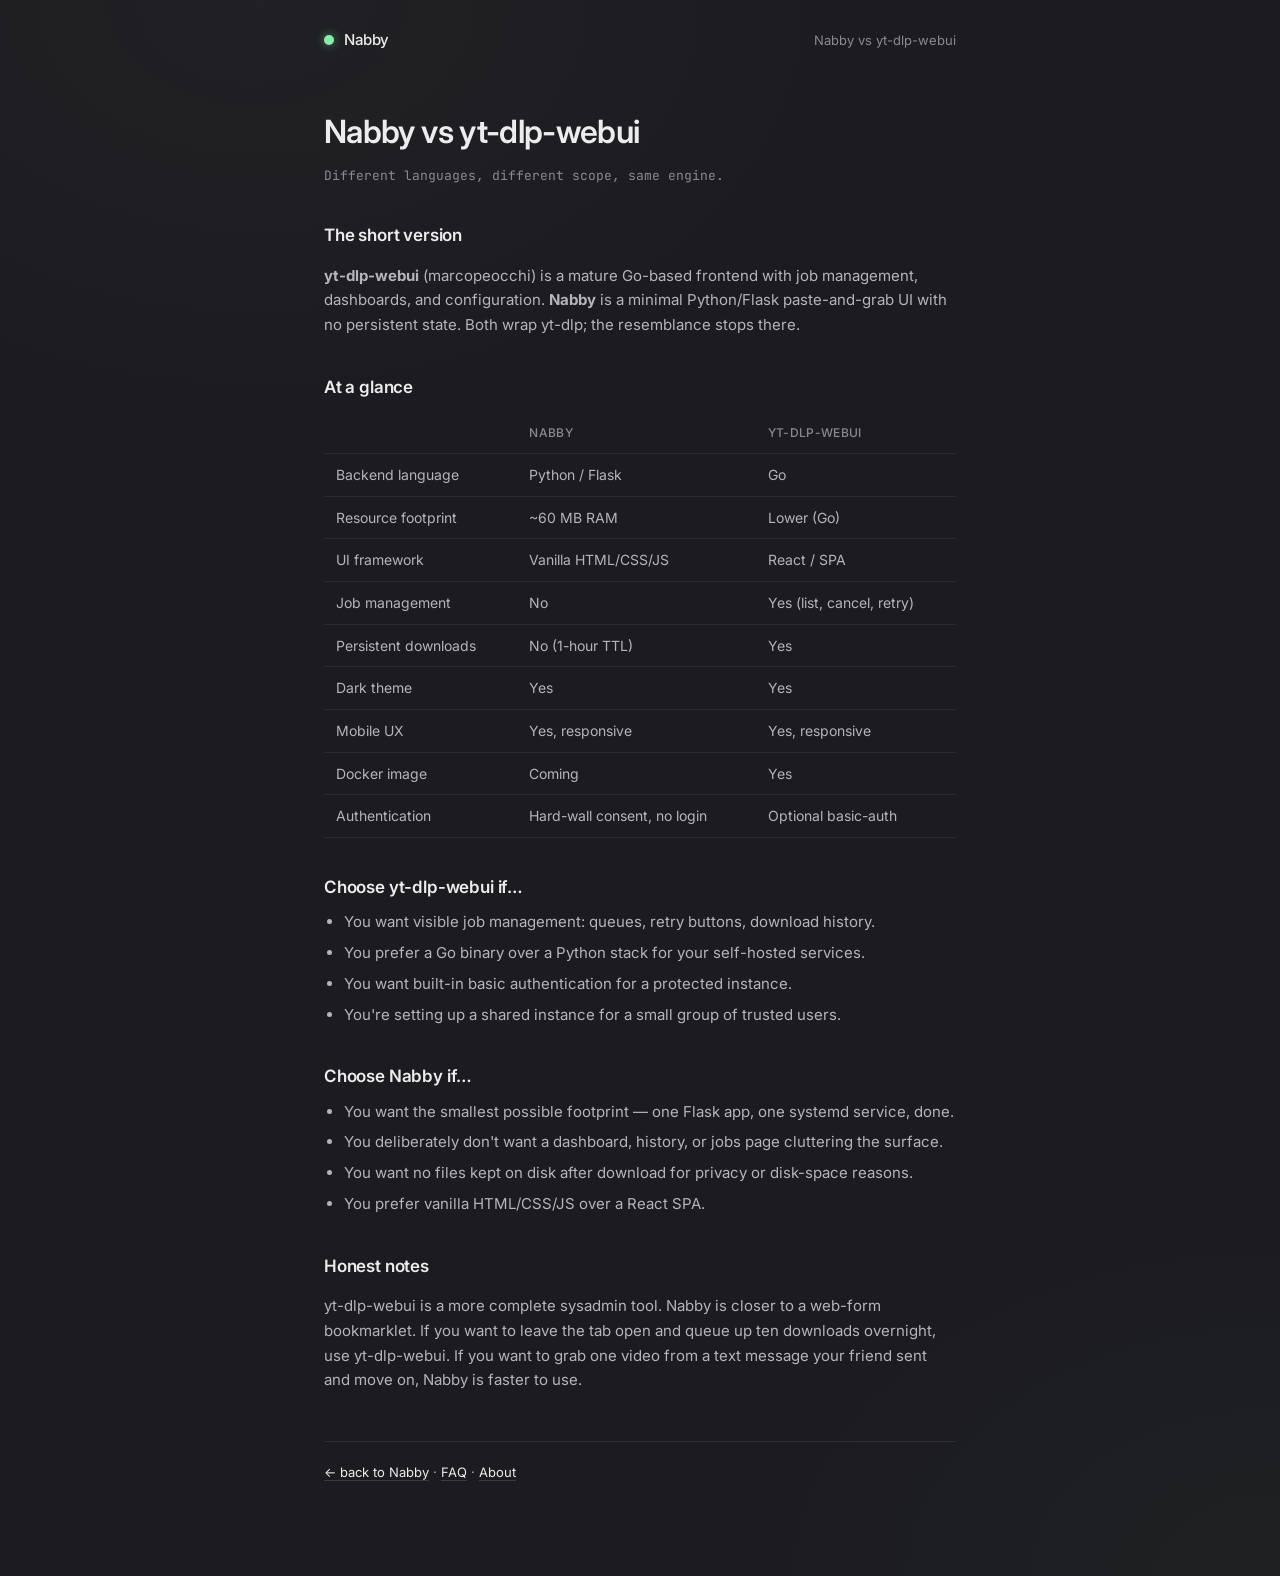
<file: templates/compare_ytdlp_webui.html>
<!doctype html>
<html lang="en">
<head>
<meta charset="utf-8">
<meta name="google-adsense-account" content="ca-pub-2592778451180424">
<meta name="viewport" content="width=device-width,initial-scale=1">
<title>Nabby vs yt-dlp-webui — minimal Python vs feature-rich Go</title>
<meta name="description" content="Nabby vs yt-dlp-webui: a comparison of two open-source yt-dlp frontends. Minimal Python/Flask vs full-featured Go-based dashboard with job management.">
<link rel="canonical" href="https://nabby.pro/compare/nabby-vs-ytdlp-webui">
<meta name="theme-color" content="#1c1c20">
<link rel="icon" type="image/svg+xml" href="/static/favicons/b-n.svg">
<link rel="alternate icon" href="/static/favicon.png" type="image/png" sizes="32x32">

<meta property="og:site_name" content="Nabby">
<meta property="og:type" content="article">
<meta property="og:url" content="https://nabby.pro/compare/nabby-vs-ytdlp-webui">
<meta property="og:title" content="Nabby vs yt-dlp-webui">
<meta property="og:description" content="Minimal Python vs feature-rich Go — two open-source yt-dlp frontends compared.">
<meta property="og:image" content="https://nabby.pro/static/og.png">
<meta name="twitter:card" content="summary_large_image">
<meta name="twitter:title" content="Nabby vs yt-dlp-webui">
<meta name="twitter:description" content="Minimal Python vs feature-rich Go — two open-source yt-dlp frontends.">
<meta name="twitter:image" content="https://nabby.pro/static/og.png">

<link rel="preconnect" href="https://fonts.googleapis.com">
<link rel="preconnect" href="https://fonts.gstatic.com" crossorigin>
<link href="https://fonts.googleapis.com/css2?family=Inter:wght@400;500;600&family=JetBrains+Mono:wght@400&display=swap" rel="stylesheet">
<link rel="stylesheet" href="/static/style.css">
</head>
<body class="legal">

<header class="nav">
  <a href="/" class="brand">
    <span class="brand-mark" aria-hidden="true"></span>
    <span>Nabby</span>
  </a>
  <span class="nav-sub">Nabby vs yt-dlp-webui</span>
</header>

<main class="legal-main">
  <h1>Nabby vs yt-dlp-webui</h1>
  <p class="updated">Different languages, different scope, same engine.</p>

  <h2>The short version</h2>
  <p><strong>yt-dlp-webui</strong> (marcopeocchi) is a mature Go-based frontend with job management, dashboards, and configuration. <strong>Nabby</strong> is a minimal Python/Flask paste-and-grab UI with no persistent state. Both wrap yt-dlp; the resemblance stops there.</p>

  <h2>At a glance</h2>
  <table class="legal-table">
    <thead><tr><th></th><th>Nabby</th><th>yt-dlp-webui</th></tr></thead>
    <tbody>
      <tr><td>Backend language</td><td>Python / Flask</td><td>Go</td></tr>
      <tr><td>Resource footprint</td><td>~60 MB RAM</td><td>Lower (Go)</td></tr>
      <tr><td>UI framework</td><td>Vanilla HTML/CSS/JS</td><td>React / SPA</td></tr>
      <tr><td>Job management</td><td>No</td><td>Yes (list, cancel, retry)</td></tr>
      <tr><td>Persistent downloads</td><td>No (1-hour TTL)</td><td>Yes</td></tr>
      <tr><td>Dark theme</td><td>Yes</td><td>Yes</td></tr>
      <tr><td>Mobile UX</td><td>Yes, responsive</td><td>Yes, responsive</td></tr>
      <tr><td>Docker image</td><td>Coming</td><td>Yes</td></tr>
      <tr><td>Authentication</td><td>Hard-wall consent, no login</td><td>Optional basic-auth</td></tr>
    </tbody>
  </table>

  <h2>Choose yt-dlp-webui if…</h2>
  <ul>
    <li>You want visible job management: queues, retry buttons, download history.</li>
    <li>You prefer a Go binary over a Python stack for your self-hosted services.</li>
    <li>You want built-in basic authentication for a protected instance.</li>
    <li>You're setting up a shared instance for a small group of trusted users.</li>
  </ul>

  <h2>Choose Nabby if…</h2>
  <ul>
    <li>You want the smallest possible footprint — one Flask app, one systemd service, done.</li>
    <li>You deliberately don't want a dashboard, history, or jobs page cluttering the surface.</li>
    <li>You want no files kept on disk after download for privacy or disk-space reasons.</li>
    <li>You prefer vanilla HTML/CSS/JS over a React SPA.</li>
  </ul>

  <h2>Honest notes</h2>
  <p>yt-dlp-webui is a more complete sysadmin tool. Nabby is closer to a web-form bookmarklet. If you want to leave the tab open and queue up ten downloads overnight, use yt-dlp-webui. If you want to grab one video from a text message your friend sent and move on, Nabby is faster to use.</p>

  <p class="back"><a href="/">← back to Nabby</a> · <a href="/faq">FAQ</a> · <a href="/about">About</a></p>
</main>

</body>
</html>
</file>
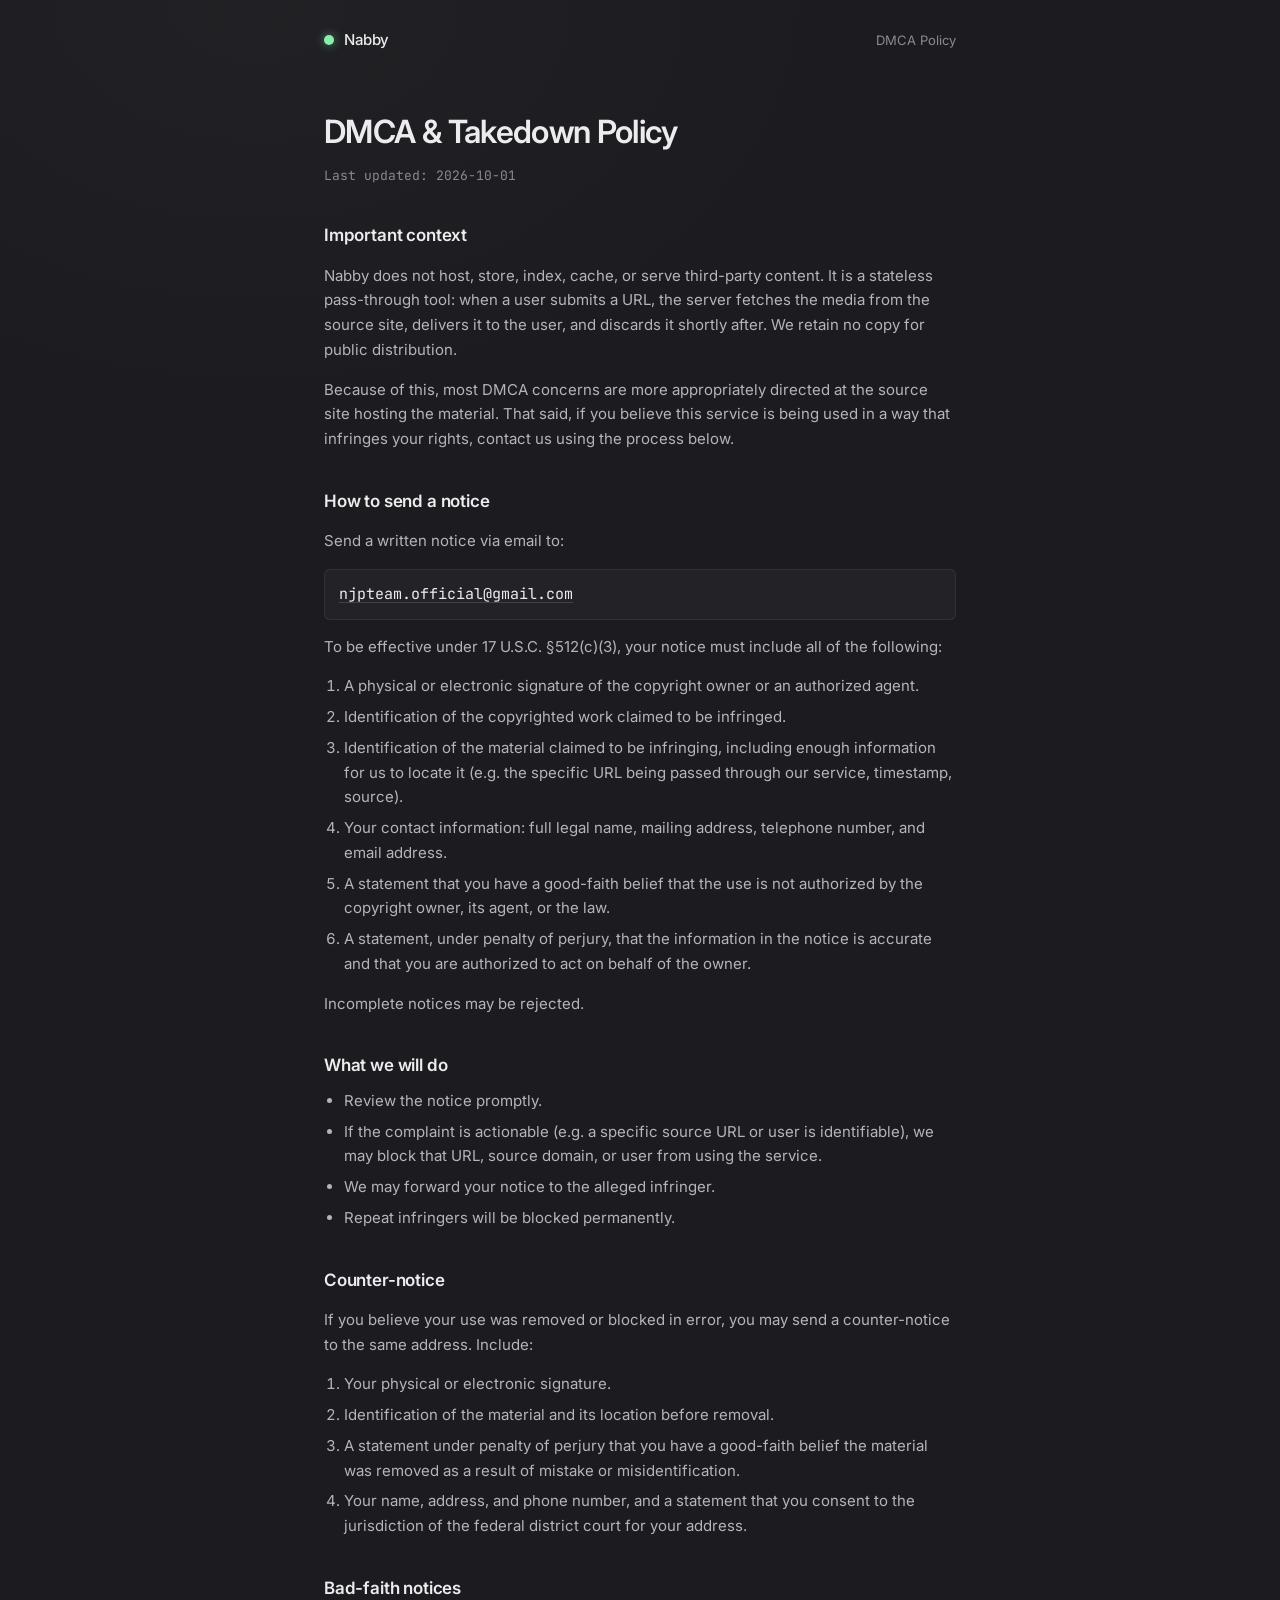
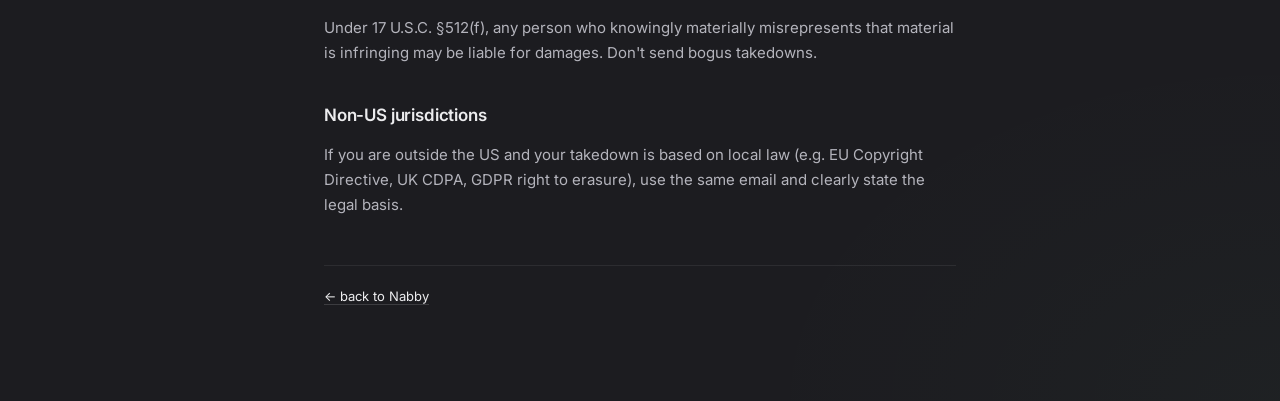
<file: templates/dmca.html>
<!doctype html>
<html lang="en">
<head>
<meta charset="utf-8">
<meta name="google-adsense-account" content="ca-pub-2592778451180424">
<meta name="viewport" content="width=device-width,initial-scale=1">
<title>DMCA — Nabby</title>
<meta name="description" content="Nabby DMCA takedown process. §512(c)(3) notice requirements, counter-notice procedure, and repeat-infringer policy.">
<link rel="canonical" href="https://nabby.pro/dmca">
<meta name="robots" content="noindex,follow">
<meta name="theme-color" content="#1c1c20">
<link rel="icon" type="image/svg+xml" href="/static/favicons/b-n.svg">
<link rel="preconnect" href="https://fonts.googleapis.com">
<link rel="preconnect" href="https://fonts.gstatic.com" crossorigin>
<link href="https://fonts.googleapis.com/css2?family=Inter:wght@400;500;600&family=JetBrains+Mono:wght@400&display=swap" rel="stylesheet">
<link rel="stylesheet" href="/static/style.css">
</head>
<body class="legal">

<header class="nav">
  <a href="/" class="brand">
    <span class="brand-mark" aria-hidden="true"></span>
    <span>Nabby</span>
  </a>
  <span class="nav-sub">DMCA Policy</span>
</header>

<main class="legal-main">
  <h1>DMCA & Takedown Policy</h1>
  <p class="updated">Last updated: 2026-10-01</p>

  <h2>Important context</h2>
  <p>Nabby does not host, store, index, cache, or serve third-party content. It is a stateless pass-through tool: when a user submits a URL, the server fetches the media from the source site, delivers it to the user, and discards it shortly after. We retain no copy for public distribution.</p>
  <p>Because of this, most DMCA concerns are more appropriately directed at the source site hosting the material. That said, if you believe this service is being used in a way that infringes your rights, contact us using the process below.</p>

  <h2>How to send a notice</h2>
  <p>Send a written notice via email to:</p>
  <p class="mono-block"><a href="mailto:njpteam.official@gmail.com">njpteam.official@gmail.com</a></p>

  <p>To be effective under 17 U.S.C. §512(c)(3), your notice must include all of the following:</p>
  <ol>
    <li>A physical or electronic signature of the copyright owner or an authorized agent.</li>
    <li>Identification of the copyrighted work claimed to be infringed.</li>
    <li>Identification of the material claimed to be infringing, including enough information for us to locate it (e.g. the specific URL being passed through our service, timestamp, source).</li>
    <li>Your contact information: full legal name, mailing address, telephone number, and email address.</li>
    <li>A statement that you have a good-faith belief that the use is not authorized by the copyright owner, its agent, or the law.</li>
    <li>A statement, under penalty of perjury, that the information in the notice is accurate and that you are authorized to act on behalf of the owner.</li>
  </ol>
  <p>Incomplete notices may be rejected.</p>

  <h2>What we will do</h2>
  <ul>
    <li>Review the notice promptly.</li>
    <li>If the complaint is actionable (e.g. a specific source URL or user is identifiable), we may block that URL, source domain, or user from using the service.</li>
    <li>We may forward your notice to the alleged infringer.</li>
    <li>Repeat infringers will be blocked permanently.</li>
  </ul>

  <h2>Counter-notice</h2>
  <p>If you believe your use was removed or blocked in error, you may send a counter-notice to the same address. Include:</p>
  <ol>
    <li>Your physical or electronic signature.</li>
    <li>Identification of the material and its location before removal.</li>
    <li>A statement under penalty of perjury that you have a good-faith belief the material was removed as a result of mistake or misidentification.</li>
    <li>Your name, address, and phone number, and a statement that you consent to the jurisdiction of the federal district court for your address.</li>
  </ol>

  <h2>Bad-faith notices</h2>
  <p>Under 17 U.S.C. §512(f), any person who knowingly materially misrepresents that material is infringing may be liable for damages. Don't send bogus takedowns.</p>

  <h2>Non-US jurisdictions</h2>
  <p>If you are outside the US and your takedown is based on local law (e.g. EU Copyright Directive, UK CDPA, GDPR right to erasure), use the same email and clearly state the legal basis.</p>

  <p class="back"><a href="/">← back to Nabby</a></p>
</main>

</body>
</html>
</file>
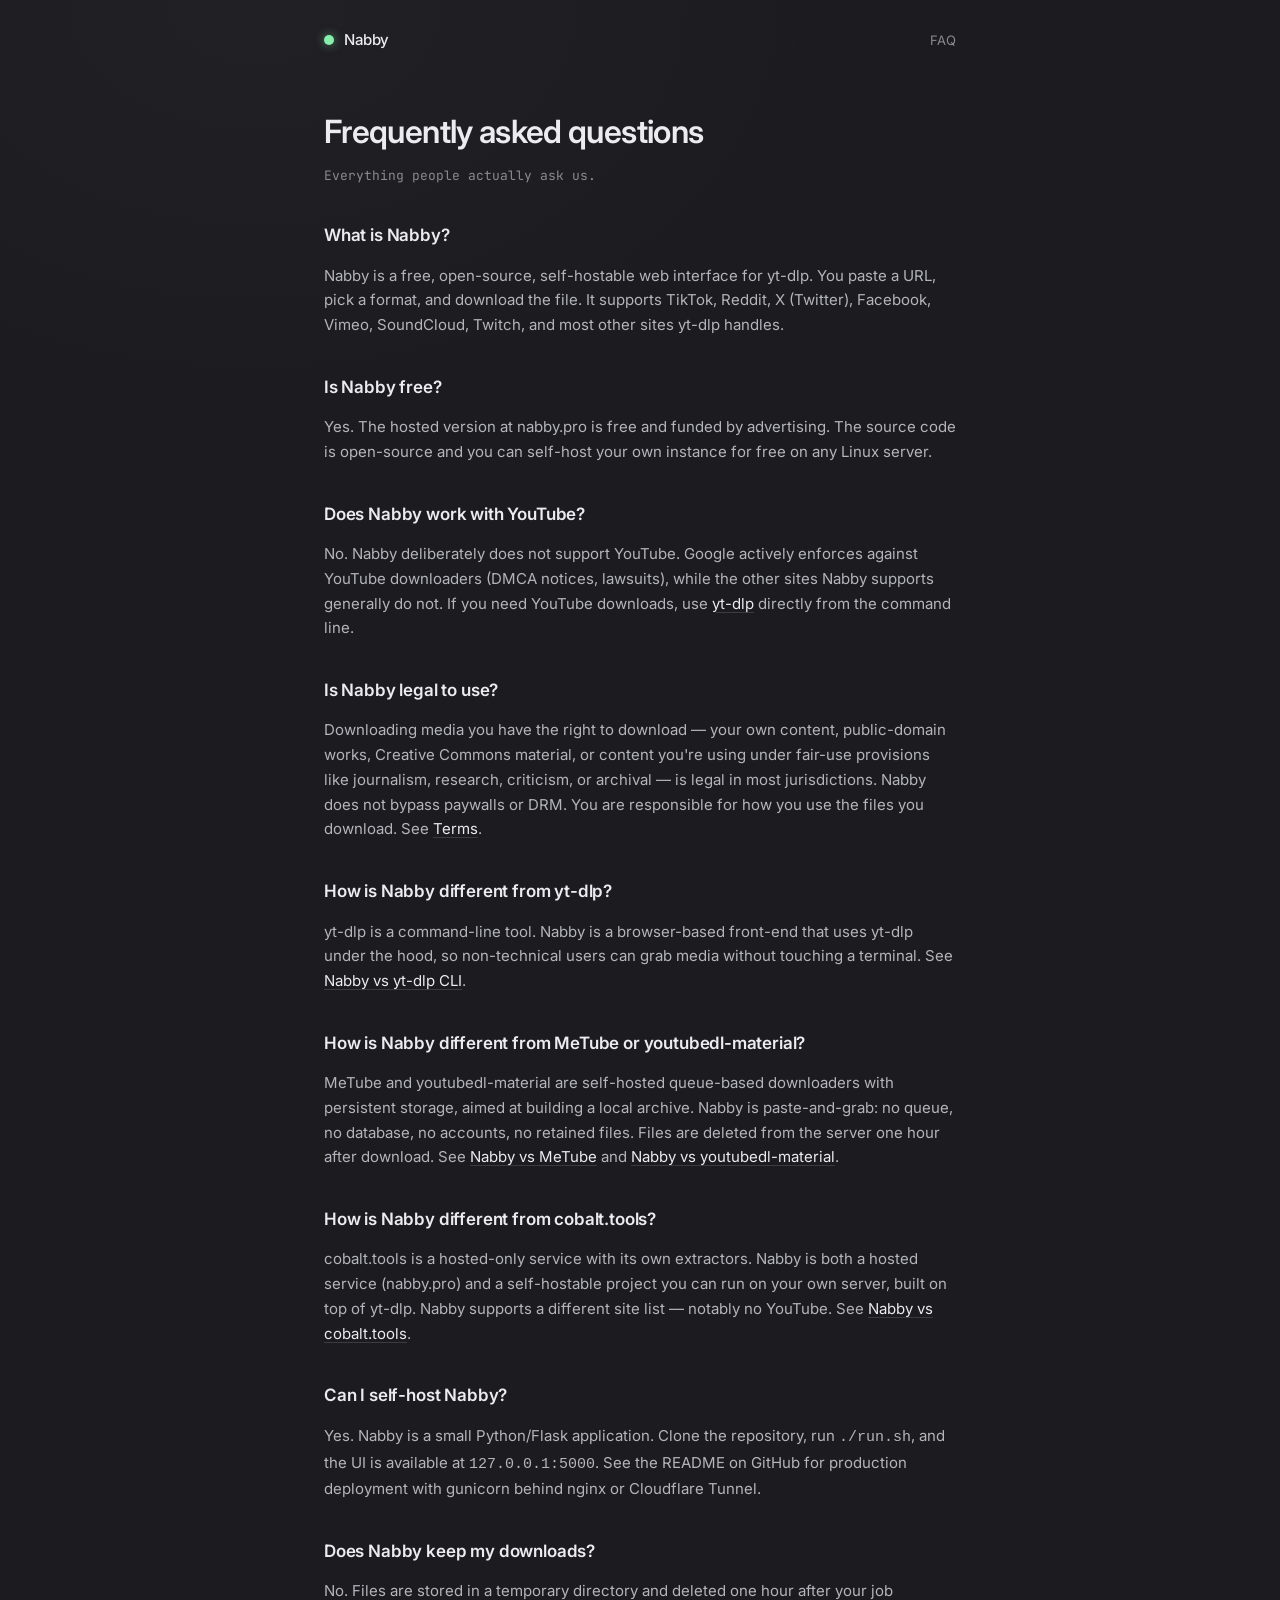
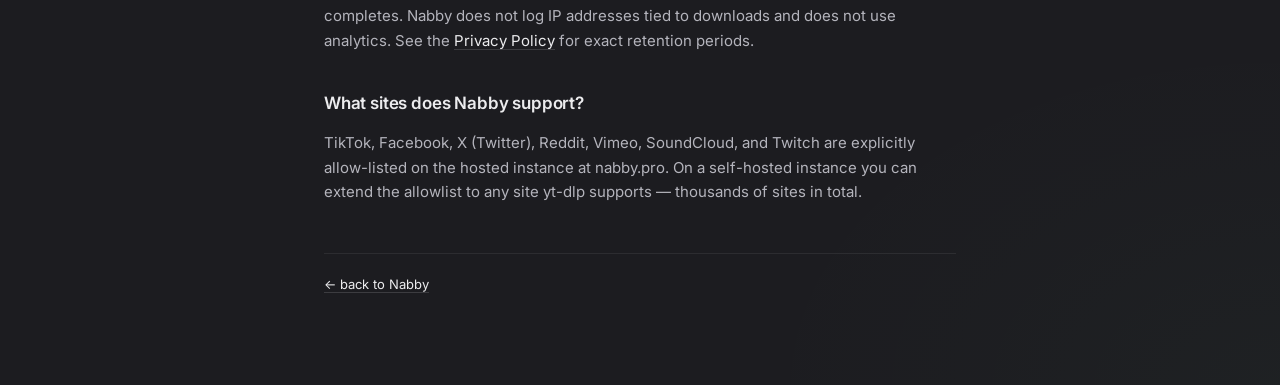
<file: templates/faq.html>
<!doctype html>
<html lang="en">
<head>
<meta charset="utf-8">
<meta name="google-adsense-account" content="ca-pub-2592778451180424">
<meta name="viewport" content="width=device-width,initial-scale=1">
<title>FAQ — Nabby</title>
<meta name="description" content="Frequently asked questions about Nabby — a self-hosted web UI for yt-dlp. Supported sites, YouTube policy, self-hosting, data retention, and more.">
<link rel="canonical" href="https://nabby.pro/faq">
<meta name="theme-color" content="#1c1c20">
<link rel="icon" type="image/svg+xml" href="/static/favicons/b-n.svg">
<link rel="alternate icon" href="/static/favicon.png" type="image/png" sizes="32x32">

<meta property="og:site_name" content="Nabby">
<meta property="og:type" content="article">
<meta property="og:url" content="https://nabby.pro/faq">
<meta property="og:title" content="FAQ — Nabby">
<meta property="og:description" content="Common questions about Nabby, a self-hosted web UI for yt-dlp.">
<meta property="og:image" content="https://nabby.pro/static/og.png">
<meta name="twitter:card" content="summary_large_image">
<meta name="twitter:title" content="FAQ — Nabby">
<meta name="twitter:description" content="Common questions about Nabby, a self-hosted web UI for yt-dlp.">
<meta name="twitter:image" content="https://nabby.pro/static/og.png">

<link rel="preconnect" href="https://fonts.googleapis.com">
<link rel="preconnect" href="https://fonts.gstatic.com" crossorigin>
<link href="https://fonts.googleapis.com/css2?family=Inter:wght@400;500;600&family=JetBrains+Mono:wght@400&display=swap" rel="stylesheet">
<link rel="stylesheet" href="/static/style.css">

<script type="application/ld+json">
{
  "@context": "https://schema.org",
  "@type": "FAQPage",
  "mainEntity": [
    {"@type":"Question","name":"What is Nabby?","acceptedAnswer":{"@type":"Answer","text":"Nabby is a free, open-source, self-hostable web interface for yt-dlp. You paste a URL, pick a format, and download the file. It supports TikTok, Reddit, X (Twitter), Facebook, Vimeo, SoundCloud, Twitch, and most other sites yt-dlp handles."}},
    {"@type":"Question","name":"Is Nabby free?","acceptedAnswer":{"@type":"Answer","text":"Yes. The hosted version at nabby.pro is free and funded by advertising. The source code is open-source and you can self-host your own instance for free on any Linux server."}},
    {"@type":"Question","name":"Does Nabby work with YouTube?","acceptedAnswer":{"@type":"Answer","text":"No. Nabby deliberately does not support YouTube. If you need YouTube downloads, use yt-dlp directly from the command line."}},
    {"@type":"Question","name":"Is Nabby legal to use?","acceptedAnswer":{"@type":"Answer","text":"Downloading media you have the right to download — your own content, public-domain works, Creative Commons material, or content you're using under fair-use provisions like journalism, research, criticism, or archival — is legal in most jurisdictions. Nabby does not bypass paywalls or DRM. You are responsible for how you use the files you download."}},
    {"@type":"Question","name":"How is Nabby different from yt-dlp?","acceptedAnswer":{"@type":"Answer","text":"yt-dlp is a command-line tool. Nabby is a browser-based front-end that uses yt-dlp under the hood, so non-technical users can grab media without touching a terminal."}},
    {"@type":"Question","name":"How is Nabby different from MeTube or youtubedl-material?","acceptedAnswer":{"@type":"Answer","text":"MeTube and youtubedl-material are self-hosted queue-based downloaders with persistent storage. Nabby is paste-and-grab: no queue, no database, no accounts, no retained files. Files are deleted from the server one hour after download."}},
    {"@type":"Question","name":"How is Nabby different from cobalt.tools?","acceptedAnswer":{"@type":"Answer","text":"cobalt.tools is a hosted-only service. Nabby is both a hosted service (nabby.pro) and a self-hostable project you can run on your own server. Nabby supports a different site list — notably no YouTube — and runs on top of yt-dlp rather than cobalt's custom extractors."}},
    {"@type":"Question","name":"Can I self-host Nabby?","acceptedAnswer":{"@type":"Answer","text":"Yes. Nabby is a small Python/Flask application. Clone the repository, run ./run.sh, and the UI is available at 127.0.0.1:5000."}},
    {"@type":"Question","name":"Does Nabby keep my downloads?","acceptedAnswer":{"@type":"Answer","text":"No. Files are stored in a temporary directory and deleted one hour after your job completes. Nabby does not log IP addresses tied to downloads and does not use analytics."}},
    {"@type":"Question","name":"What sites does Nabby support?","acceptedAnswer":{"@type":"Answer","text":"TikTok, Facebook, X (Twitter), Reddit, Vimeo, SoundCloud, and Twitch are explicitly allow-listed on the hosted instance at nabby.pro. On a self-hosted instance you can extend the allowlist to any site yt-dlp supports — thousands of sites in total."}}
  ]
}
</script>
</head>
<body class="legal">

<header class="nav">
  <a href="/" class="brand">
    <span class="brand-mark" aria-hidden="true"></span>
    <span>Nabby</span>
  </a>
  <span class="nav-sub">FAQ</span>
</header>

<main class="legal-main">
  <h1>Frequently asked questions</h1>
  <p class="updated">Everything people actually ask us.</p>

  <h2>What is Nabby?</h2>
  <p>Nabby is a free, open-source, self-hostable web interface for yt-dlp. You paste a URL, pick a format, and download the file. It supports TikTok, Reddit, X (Twitter), Facebook, Vimeo, SoundCloud, Twitch, and most other sites yt-dlp handles.</p>

  <h2>Is Nabby free?</h2>
  <p>Yes. The hosted version at nabby.pro is free and funded by advertising. The source code is open-source and you can self-host your own instance for free on any Linux server.</p>

  <h2>Does Nabby work with YouTube?</h2>
  <p>No. Nabby deliberately does not support YouTube. Google actively enforces against YouTube downloaders (DMCA notices, lawsuits), while the other sites Nabby supports generally do not. If you need YouTube downloads, use <a href="https://github.com/yt-dlp/yt-dlp" rel="noopener">yt-dlp</a> directly from the command line.</p>

  <h2>Is Nabby legal to use?</h2>
  <p>Downloading media you have the right to download — your own content, public-domain works, Creative Commons material, or content you're using under fair-use provisions like journalism, research, criticism, or archival — is legal in most jurisdictions. Nabby does not bypass paywalls or DRM. You are responsible for how you use the files you download. See <a href="/terms">Terms</a>.</p>

  <h2>How is Nabby different from yt-dlp?</h2>
  <p>yt-dlp is a command-line tool. Nabby is a browser-based front-end that uses yt-dlp under the hood, so non-technical users can grab media without touching a terminal. See <a href="/compare/nabby-vs-ytdlp-cli">Nabby vs yt-dlp CLI</a>.</p>

  <h2>How is Nabby different from MeTube or youtubedl-material?</h2>
  <p>MeTube and youtubedl-material are self-hosted queue-based downloaders with persistent storage, aimed at building a local archive. Nabby is paste-and-grab: no queue, no database, no accounts, no retained files. Files are deleted from the server one hour after download. See <a href="/compare/nabby-vs-metube">Nabby vs MeTube</a> and <a href="/compare/nabby-vs-youtubedl-material">Nabby vs youtubedl-material</a>.</p>

  <h2>How is Nabby different from cobalt.tools?</h2>
  <p>cobalt.tools is a hosted-only service with its own extractors. Nabby is both a hosted service (nabby.pro) and a self-hostable project you can run on your own server, built on top of yt-dlp. Nabby supports a different site list — notably no YouTube. See <a href="/compare/nabby-vs-cobalt">Nabby vs cobalt.tools</a>.</p>

  <h2>Can I self-host Nabby?</h2>
  <p>Yes. Nabby is a small Python/Flask application. Clone the repository, run <code>./run.sh</code>, and the UI is available at <code>127.0.0.1:5000</code>. See the README on GitHub for production deployment with gunicorn behind nginx or Cloudflare Tunnel.</p>

  <h2>Does Nabby keep my downloads?</h2>
  <p>No. Files are stored in a temporary directory and deleted one hour after your job completes. Nabby does not log IP addresses tied to downloads and does not use analytics. See the <a href="/privacy">Privacy Policy</a> for exact retention periods.</p>

  <h2>What sites does Nabby support?</h2>
  <p>TikTok, Facebook, X (Twitter), Reddit, Vimeo, SoundCloud, and Twitch are explicitly allow-listed on the hosted instance at nabby.pro. On a self-hosted instance you can extend the allowlist to any site yt-dlp supports — thousands of sites in total.</p>

  <p class="back"><a href="/">← back to Nabby</a></p>
</main>

</body>
</html>
</file>
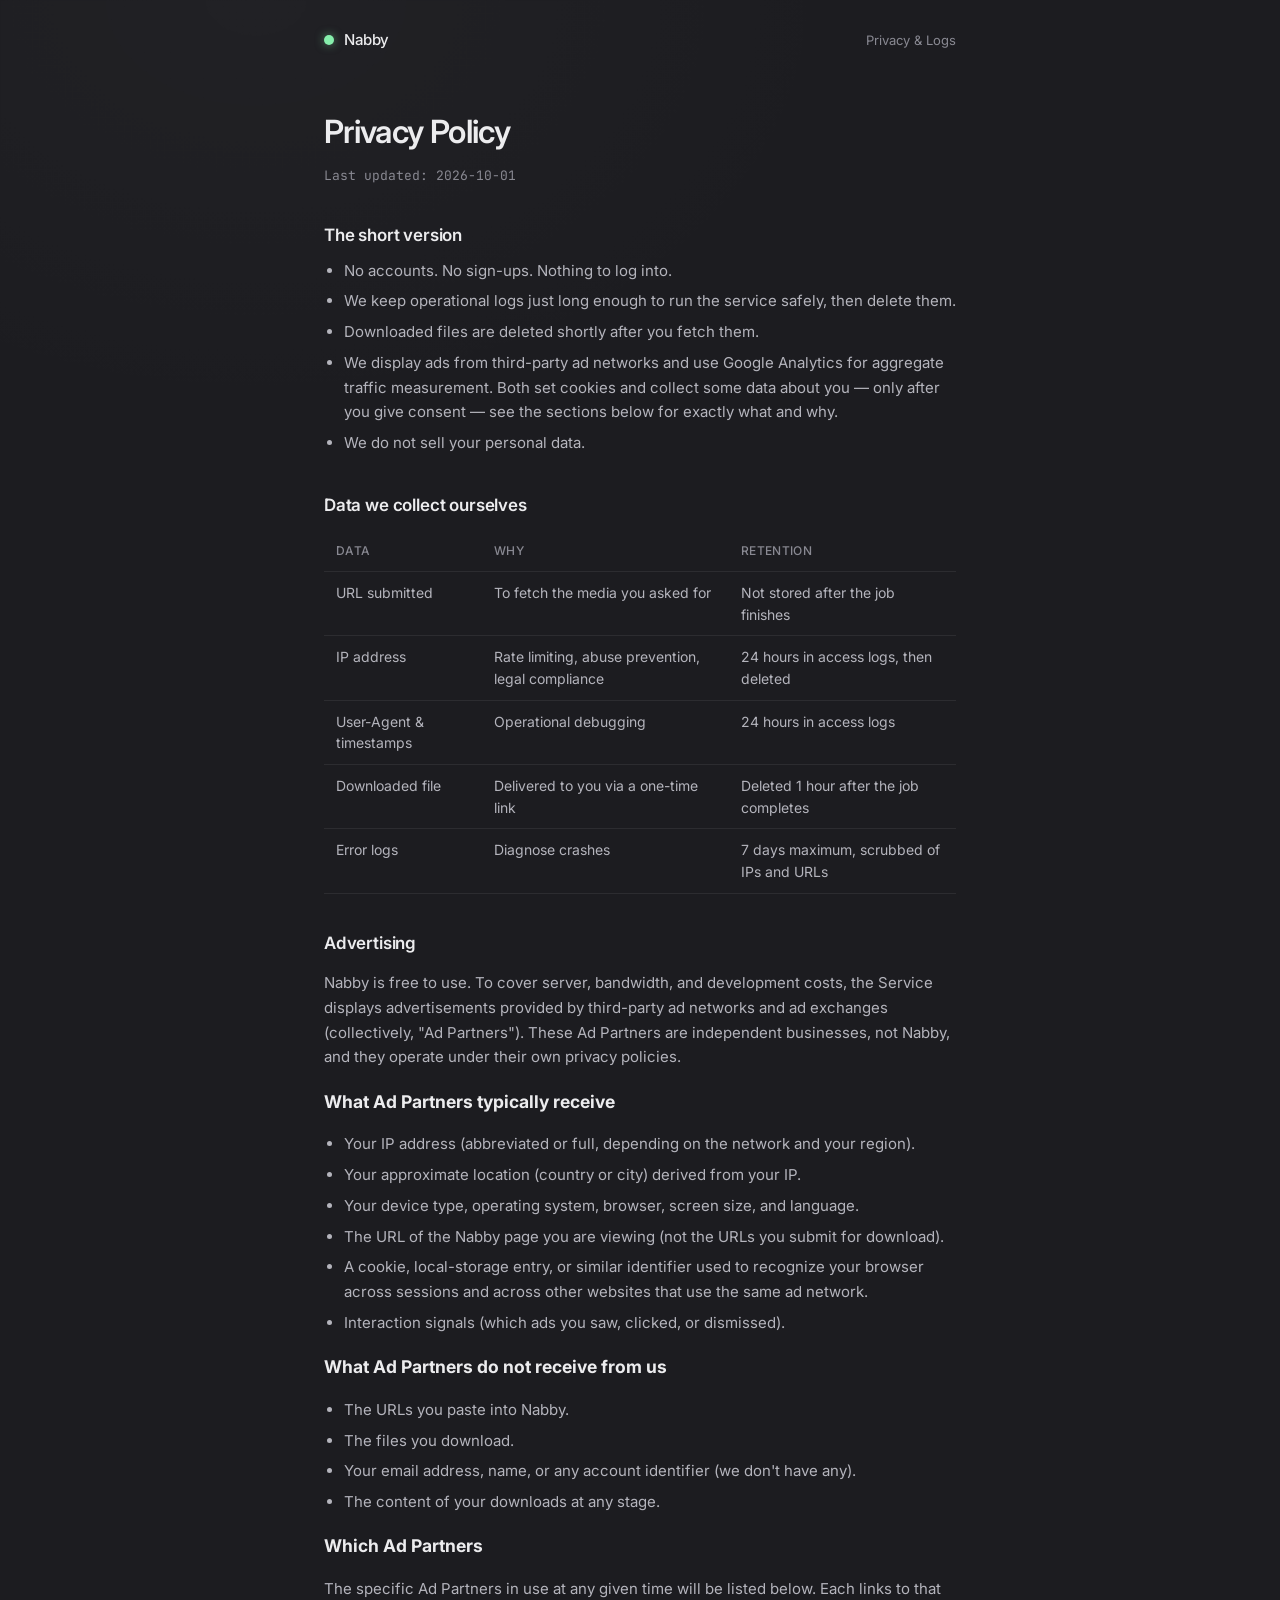
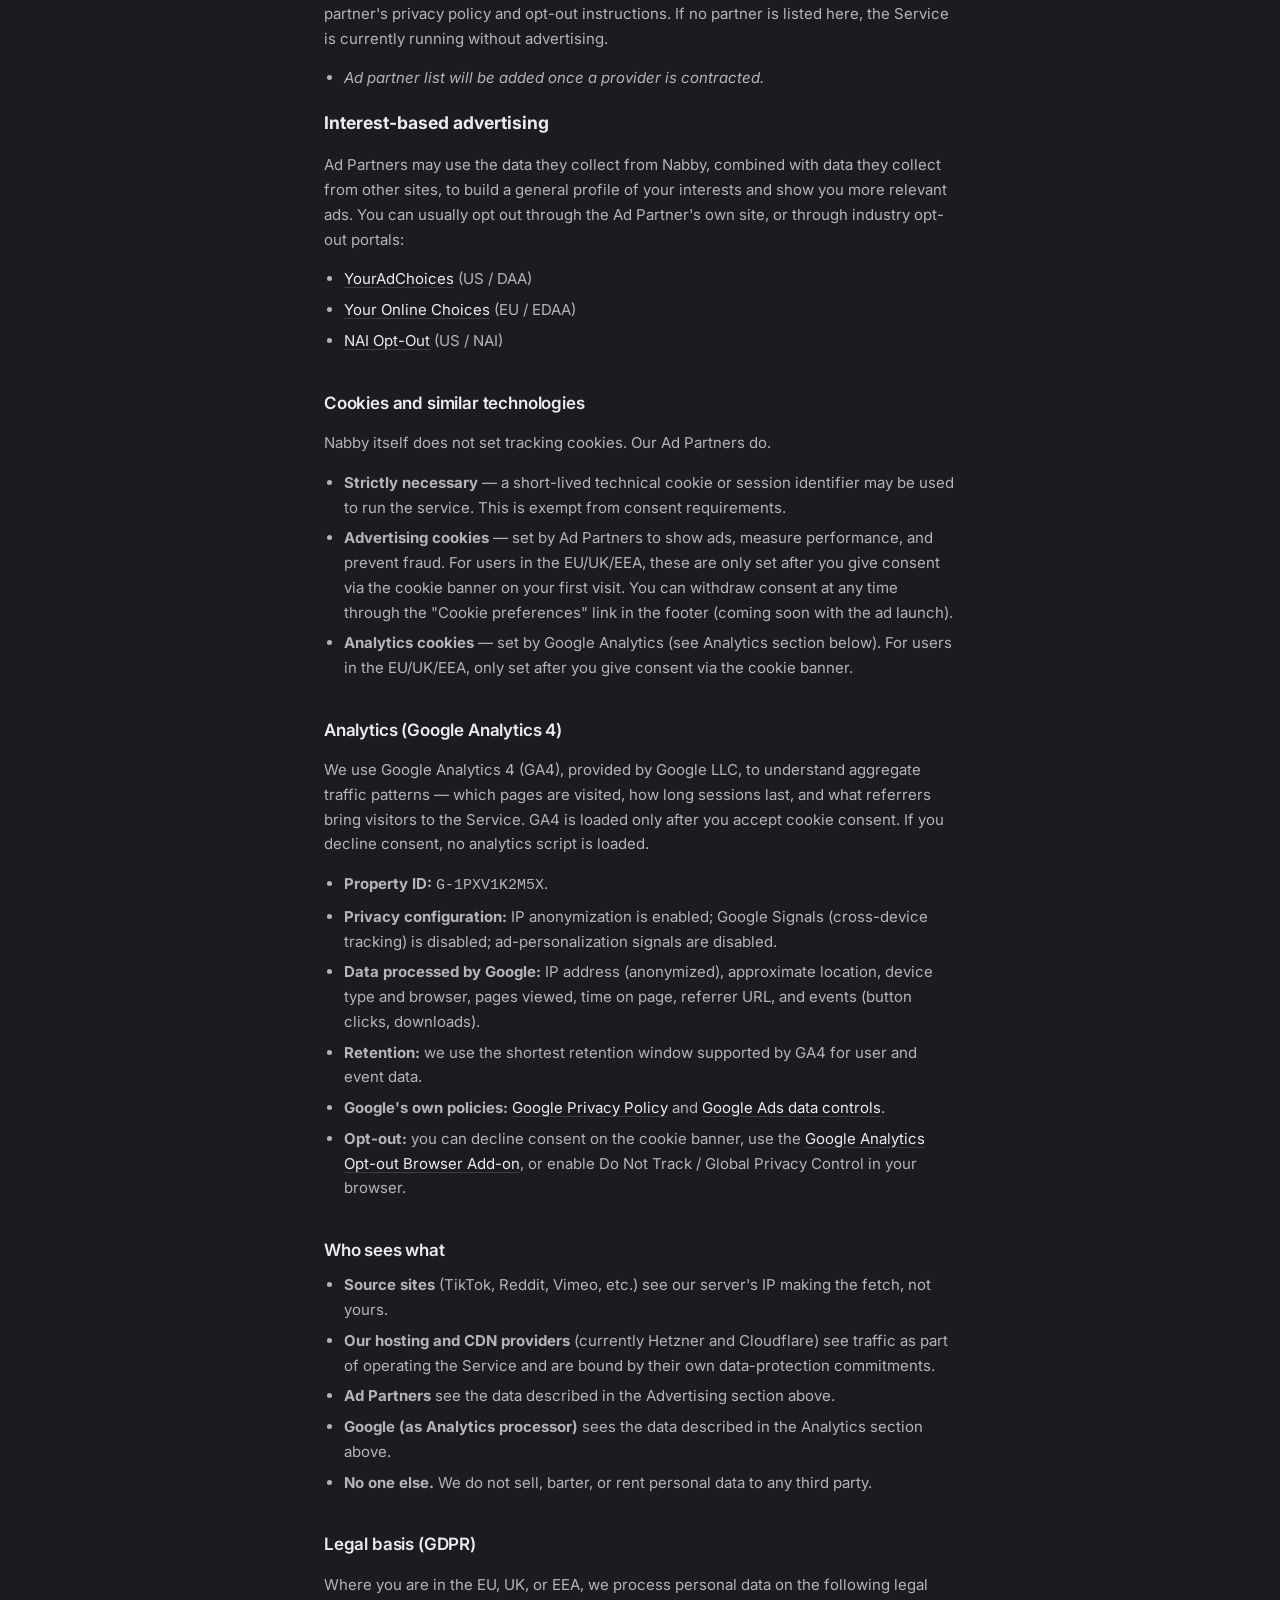
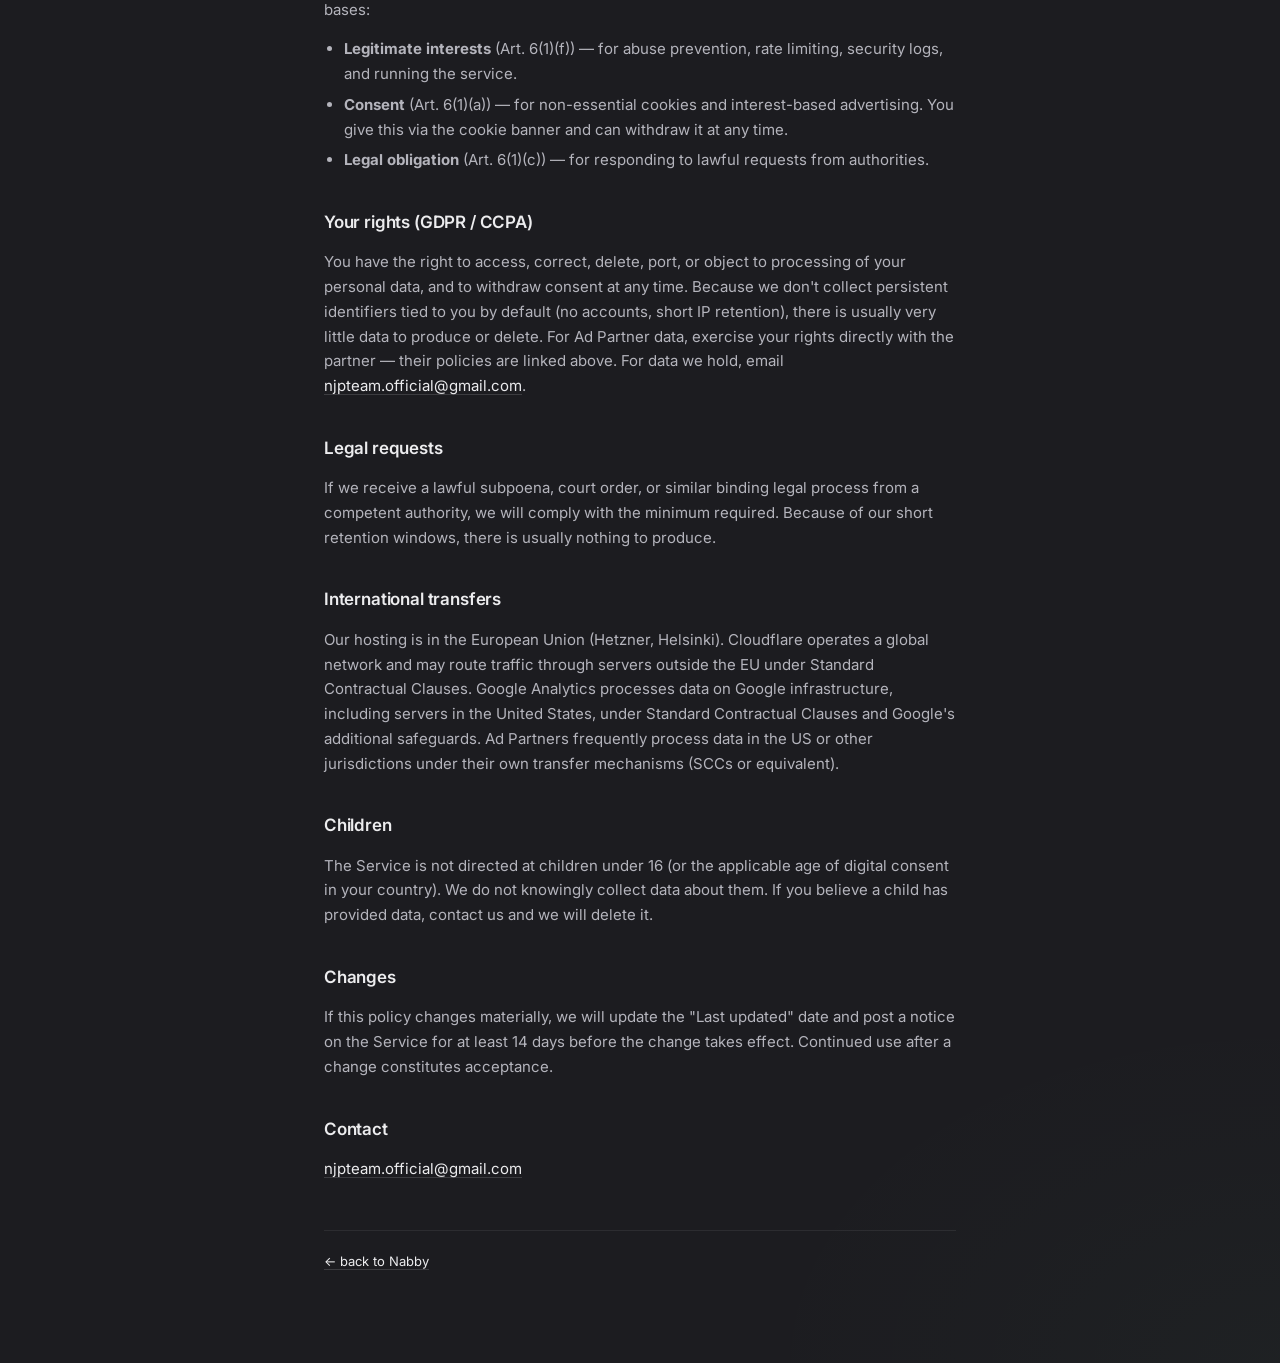
<file: templates/privacy.html>
<!doctype html>
<html lang="en">
<head>
<meta charset="utf-8">
<meta name="google-adsense-account" content="ca-pub-2592778451180424">
<meta name="viewport" content="width=device-width,initial-scale=1">
<title>Privacy — Nabby</title>
<meta name="description" content="Nabby Privacy Policy. GDPR-compliant. What data we collect, what ad partners receive, retention periods (job files deleted 1 hour after completion), and your rights.">
<link rel="canonical" href="https://nabby.pro/privacy">
<meta name="robots" content="noindex,follow">
<meta name="theme-color" content="#1c1c20">
<link rel="icon" type="image/svg+xml" href="/static/favicons/b-n.svg">
<link rel="preconnect" href="https://fonts.googleapis.com">
<link rel="preconnect" href="https://fonts.gstatic.com" crossorigin>
<link href="https://fonts.googleapis.com/css2?family=Inter:wght@400;500;600&family=JetBrains+Mono:wght@400&display=swap" rel="stylesheet">
<link rel="stylesheet" href="/static/style.css">
</head>
<body class="legal">

<header class="nav">
  <a href="/" class="brand">
    <span class="brand-mark" aria-hidden="true"></span>
    <span>Nabby</span>
  </a>
  <span class="nav-sub">Privacy & Logs</span>
</header>

<main class="legal-main">
  <h1>Privacy Policy</h1>
  <p class="updated">Last updated: 2026-10-01</p>

  <h2>The short version</h2>
  <ul>
    <li>No accounts. No sign-ups. Nothing to log into.</li>
    <li>We keep operational logs just long enough to run the service safely, then delete them.</li>
    <li>Downloaded files are deleted shortly after you fetch them.</li>
    <li>We display ads from third-party ad networks and use Google Analytics for aggregate traffic measurement. Both set cookies and collect some data about you — only after you give consent — see the sections below for exactly what and why.</li>
    <li>We do not sell your personal data.</li>
  </ul>

  <h2>Data we collect ourselves</h2>
  <table class="legal-table">
    <thead><tr><th>Data</th><th>Why</th><th>Retention</th></tr></thead>
    <tbody>
      <tr><td>URL submitted</td><td>To fetch the media you asked for</td><td>Not stored after the job finishes</td></tr>
      <tr><td>IP address</td><td>Rate limiting, abuse prevention, legal compliance</td><td>24 hours in access logs, then deleted</td></tr>
      <tr><td>User-Agent &amp; timestamps</td><td>Operational debugging</td><td>24 hours in access logs</td></tr>
      <tr><td>Downloaded file</td><td>Delivered to you via a one-time link</td><td>Deleted 1 hour after the job completes</td></tr>
      <tr><td>Error logs</td><td>Diagnose crashes</td><td>7 days maximum, scrubbed of IPs and URLs</td></tr>
    </tbody>
  </table>

  <h2>Advertising</h2>
  <p>Nabby is free to use. To cover server, bandwidth, and development costs, the Service displays advertisements provided by third-party ad networks and ad exchanges (collectively, "Ad Partners"). These Ad Partners are independent businesses, not Nabby, and they operate under their own privacy policies.</p>

  <h3>What Ad Partners typically receive</h3>
  <ul>
    <li>Your IP address (abbreviated or full, depending on the network and your region).</li>
    <li>Your approximate location (country or city) derived from your IP.</li>
    <li>Your device type, operating system, browser, screen size, and language.</li>
    <li>The URL of the Nabby page you are viewing (not the URLs you submit for download).</li>
    <li>A cookie, local-storage entry, or similar identifier used to recognize your browser across sessions and across other websites that use the same ad network.</li>
    <li>Interaction signals (which ads you saw, clicked, or dismissed).</li>
  </ul>

  <h3>What Ad Partners do not receive from us</h3>
  <ul>
    <li>The URLs you paste into Nabby.</li>
    <li>The files you download.</li>
    <li>Your email address, name, or any account identifier (we don't have any).</li>
    <li>The content of your downloads at any stage.</li>
  </ul>

  <h3>Which Ad Partners</h3>
  <p>The specific Ad Partners in use at any given time will be listed below. Each links to that partner's privacy policy and opt-out instructions. If no partner is listed here, the Service is currently running without advertising.</p>
  <ul>
    <li><em>Ad partner list will be added once a provider is contracted.</em></li>
  </ul>

  <h3>Interest-based advertising</h3>
  <p>Ad Partners may use the data they collect from Nabby, combined with data they collect from other sites, to build a general profile of your interests and show you more relevant ads. You can usually opt out through the Ad Partner's own site, or through industry opt-out portals:</p>
  <ul>
    <li><a href="https://youradchoices.com/" rel="noopener">YourAdChoices</a> (US / DAA)</li>
    <li><a href="https://www.youronlinechoices.eu/" rel="noopener">Your Online Choices</a> (EU / EDAA)</li>
    <li><a href="https://optout.networkadvertising.org/" rel="noopener">NAI Opt-Out</a> (US / NAI)</li>
  </ul>

  <h2>Cookies and similar technologies</h2>
  <p>Nabby itself does not set tracking cookies. Our Ad Partners do.</p>
  <ul>
    <li><strong>Strictly necessary</strong> — a short-lived technical cookie or session identifier may be used to run the service. This is exempt from consent requirements.</li>
    <li><strong>Advertising cookies</strong> — set by Ad Partners to show ads, measure performance, and prevent fraud. For users in the EU/UK/EEA, these are only set after you give consent via the cookie banner on your first visit. You can withdraw consent at any time through the "Cookie preferences" link in the footer (coming soon with the ad launch).</li>
    <li><strong>Analytics cookies</strong> — set by Google Analytics (see Analytics section below). For users in the EU/UK/EEA, only set after you give consent via the cookie banner.</li>
  </ul>

  <h2>Analytics (Google Analytics 4)</h2>
  <p>We use Google Analytics 4 (GA4), provided by Google LLC, to understand aggregate traffic patterns — which pages are visited, how long sessions last, and what referrers bring visitors to the Service. GA4 is loaded only after you accept cookie consent. If you decline consent, no analytics script is loaded.</p>
  <ul>
    <li><strong>Property ID:</strong> <code>G-1PXV1K2M5X</code>.</li>
    <li><strong>Privacy configuration:</strong> IP anonymization is enabled; Google Signals (cross-device tracking) is disabled; ad-personalization signals are disabled.</li>
    <li><strong>Data processed by Google:</strong> IP address (anonymized), approximate location, device type and browser, pages viewed, time on page, referrer URL, and events (button clicks, downloads).</li>
    <li><strong>Retention:</strong> we use the shortest retention window supported by GA4 for user and event data.</li>
    <li><strong>Google's own policies:</strong> <a href="https://policies.google.com/privacy" rel="noopener">Google Privacy Policy</a> and <a href="https://business.safety.google/adscontrols/" rel="noopener">Google Ads data controls</a>.</li>
    <li><strong>Opt-out:</strong> you can decline consent on the cookie banner, use the <a href="https://tools.google.com/dlpage/gaoptout" rel="noopener">Google Analytics Opt-out Browser Add-on</a>, or enable Do Not Track / Global Privacy Control in your browser.</li>
  </ul>

  <h2>Who sees what</h2>
  <ul>
    <li><strong>Source sites</strong> (TikTok, Reddit, Vimeo, etc.) see our server's IP making the fetch, not yours.</li>
    <li><strong>Our hosting and CDN providers</strong> (currently Hetzner and Cloudflare) see traffic as part of operating the Service and are bound by their own data-protection commitments.</li>
    <li><strong>Ad Partners</strong> see the data described in the Advertising section above.</li>
    <li><strong>Google (as Analytics processor)</strong> sees the data described in the Analytics section above.</li>
    <li><strong>No one else.</strong> We do not sell, barter, or rent personal data to any third party.</li>
  </ul>

  <h2>Legal basis (GDPR)</h2>
  <p>Where you are in the EU, UK, or EEA, we process personal data on the following legal bases:</p>
  <ul>
    <li><strong>Legitimate interests</strong> (Art. 6(1)(f)) — for abuse prevention, rate limiting, security logs, and running the service.</li>
    <li><strong>Consent</strong> (Art. 6(1)(a)) — for non-essential cookies and interest-based advertising. You give this via the cookie banner and can withdraw it at any time.</li>
    <li><strong>Legal obligation</strong> (Art. 6(1)(c)) — for responding to lawful requests from authorities.</li>
  </ul>

  <h2>Your rights (GDPR / CCPA)</h2>
  <p>You have the right to access, correct, delete, port, or object to processing of your personal data, and to withdraw consent at any time. Because we don't collect persistent identifiers tied to you by default (no accounts, short IP retention), there is usually very little data to produce or delete. For Ad Partner data, exercise your rights directly with the partner — their policies are linked above. For data we hold, email <a href="mailto:njpteam.official@gmail.com">njpteam.official@gmail.com</a>.</p>

  <h2>Legal requests</h2>
  <p>If we receive a lawful subpoena, court order, or similar binding legal process from a competent authority, we will comply with the minimum required. Because of our short retention windows, there is usually nothing to produce.</p>

  <h2>International transfers</h2>
  <p>Our hosting is in the European Union (Hetzner, Helsinki). Cloudflare operates a global network and may route traffic through servers outside the EU under Standard Contractual Clauses. Google Analytics processes data on Google infrastructure, including servers in the United States, under Standard Contractual Clauses and Google's additional safeguards. Ad Partners frequently process data in the US or other jurisdictions under their own transfer mechanisms (SCCs or equivalent).</p>

  <h2>Children</h2>
  <p>The Service is not directed at children under 16 (or the applicable age of digital consent in your country). We do not knowingly collect data about them. If you believe a child has provided data, contact us and we will delete it.</p>

  <h2>Changes</h2>
  <p>If this policy changes materially, we will update the "Last updated" date and post a notice on the Service for at least 14 days before the change takes effect. Continued use after a change constitutes acceptance.</p>

  <h2>Contact</h2>
  <p><a href="mailto:njpteam.official@gmail.com">njpteam.official@gmail.com</a></p>

  <p class="back"><a href="/">← back to Nabby</a></p>
</main>

</body>
</html>
</file>
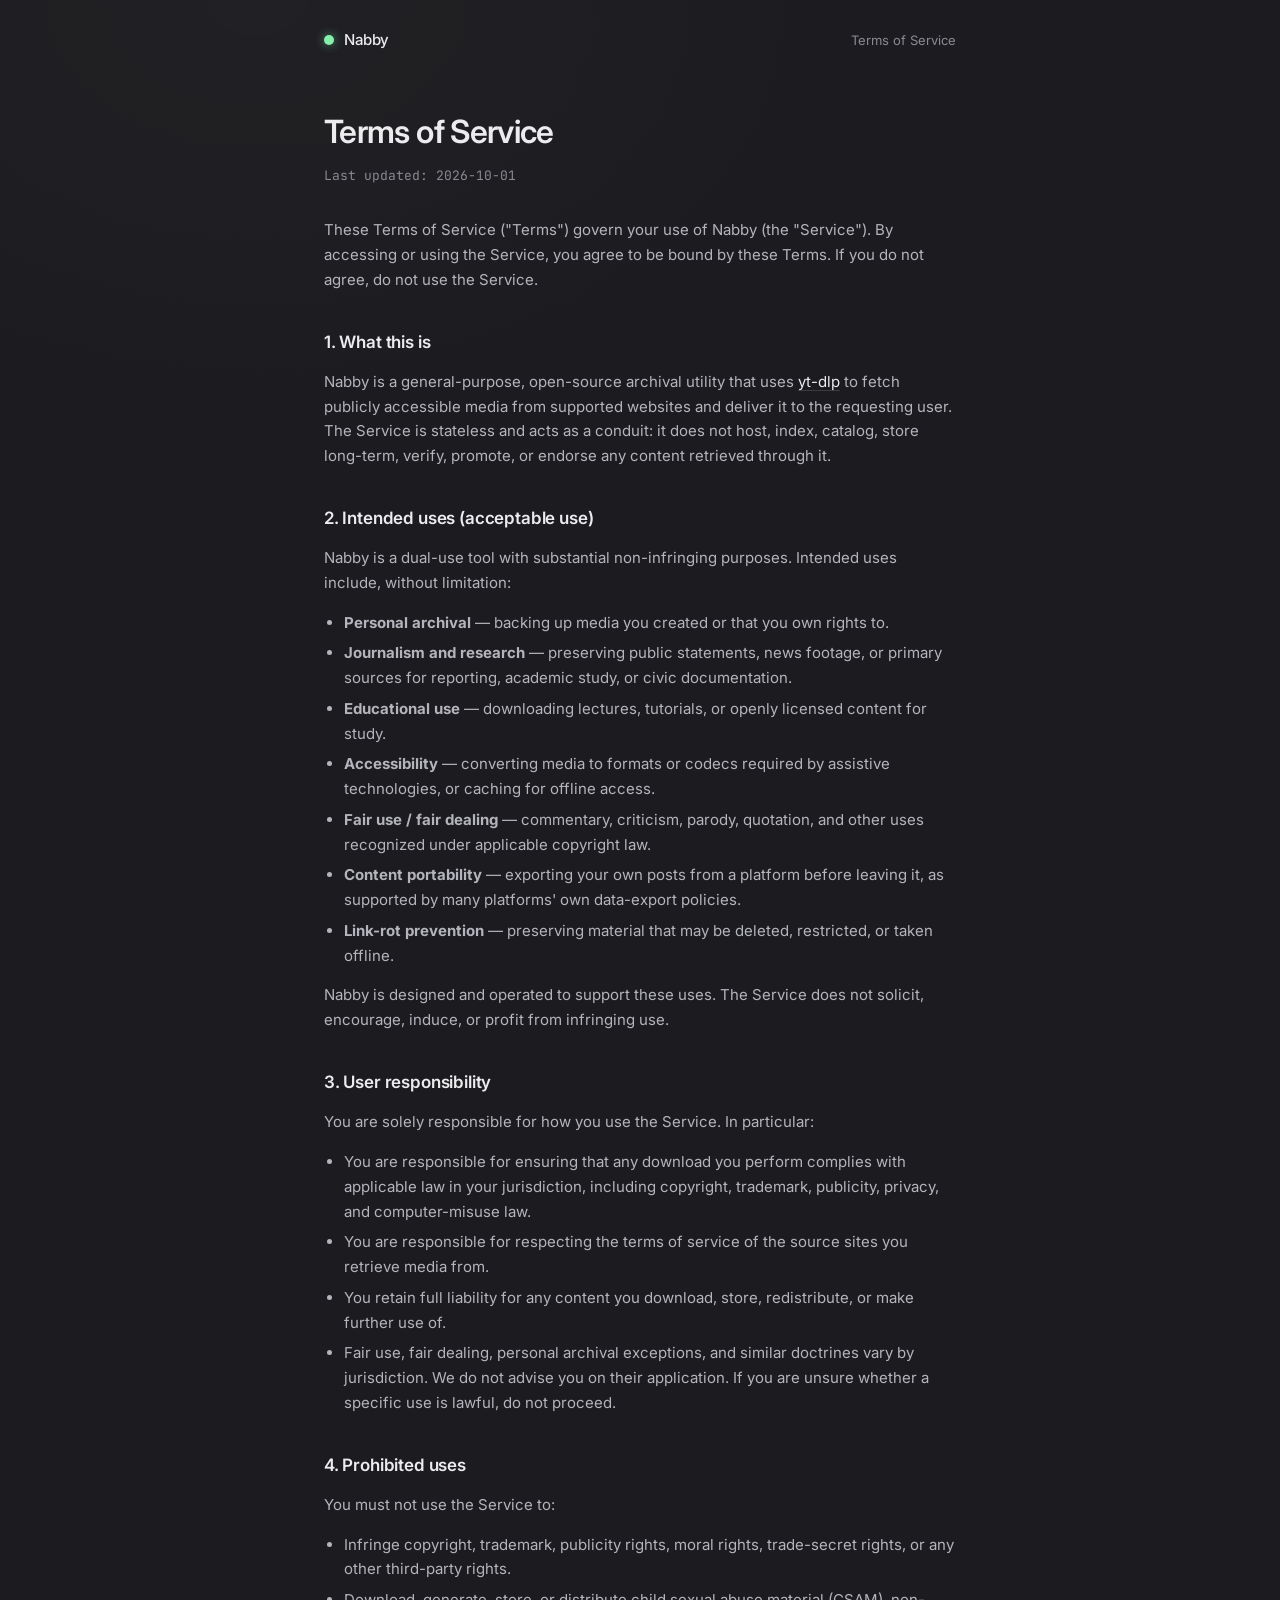
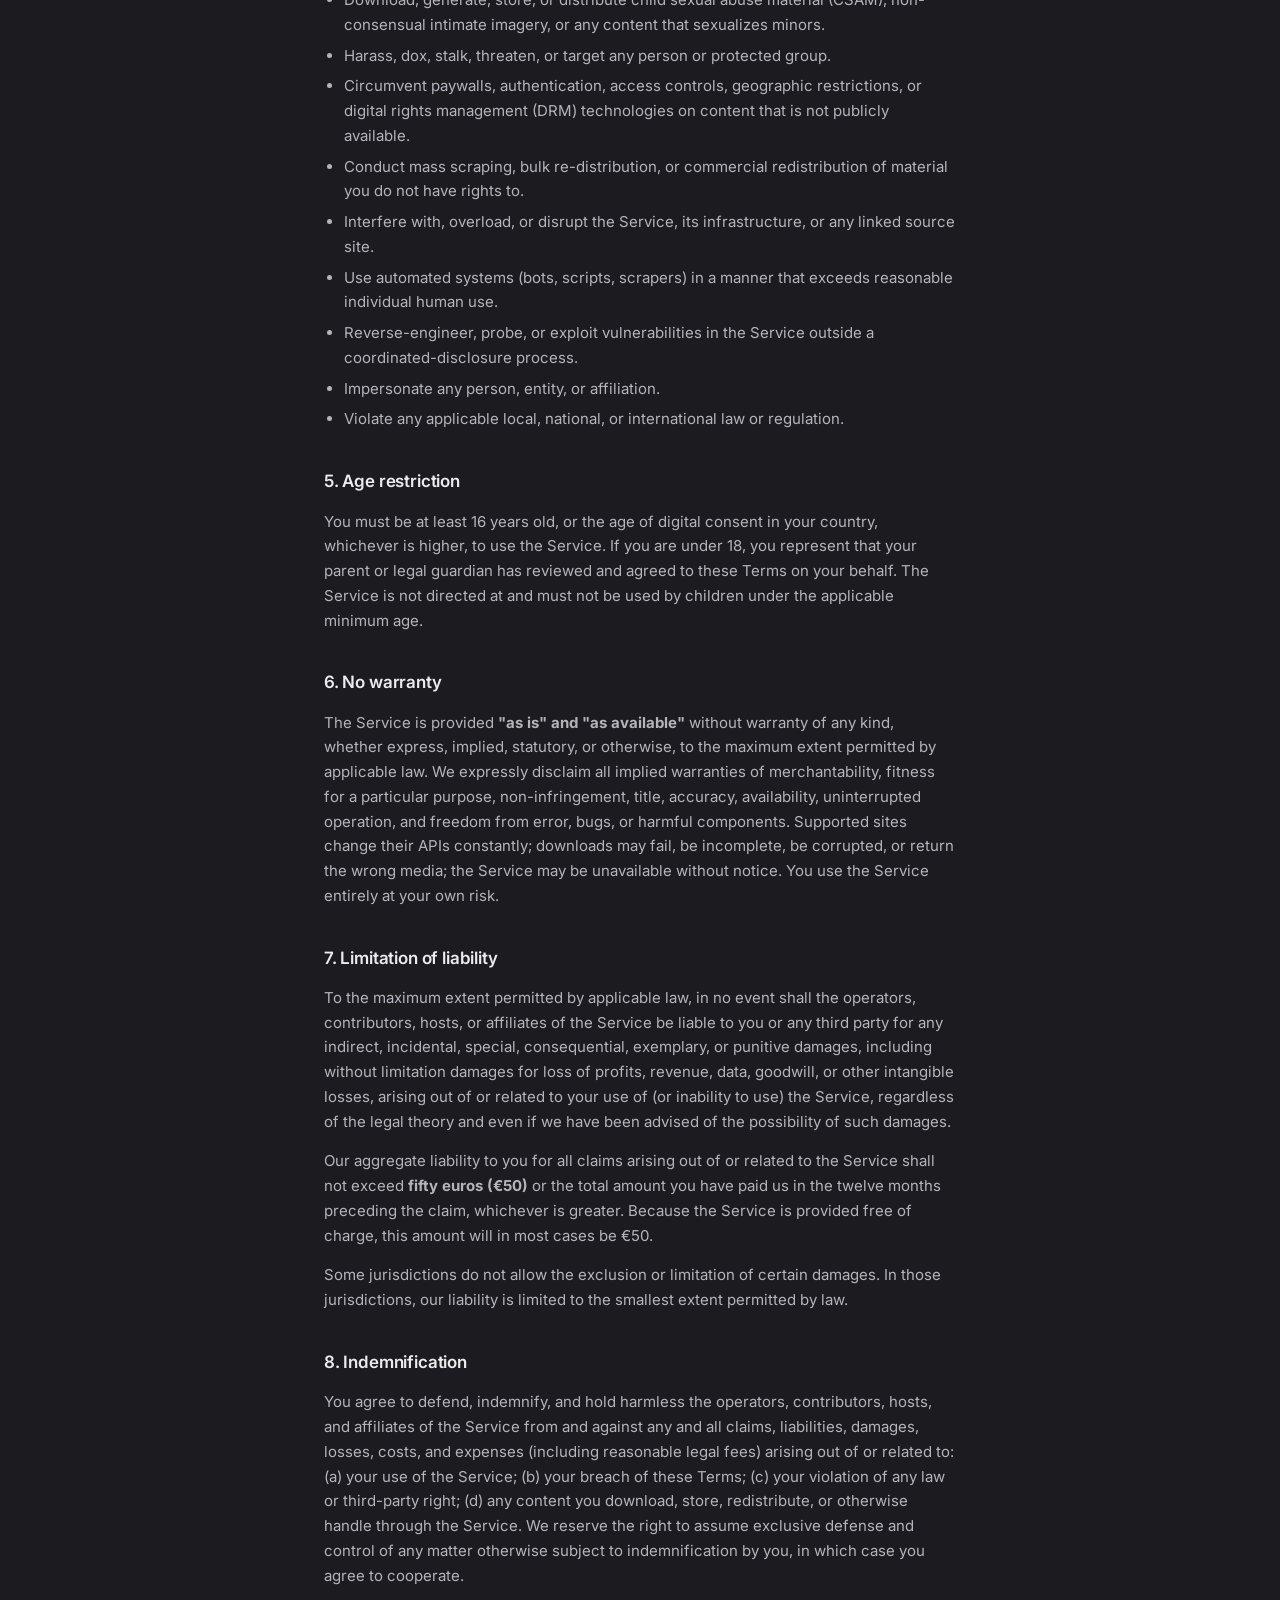
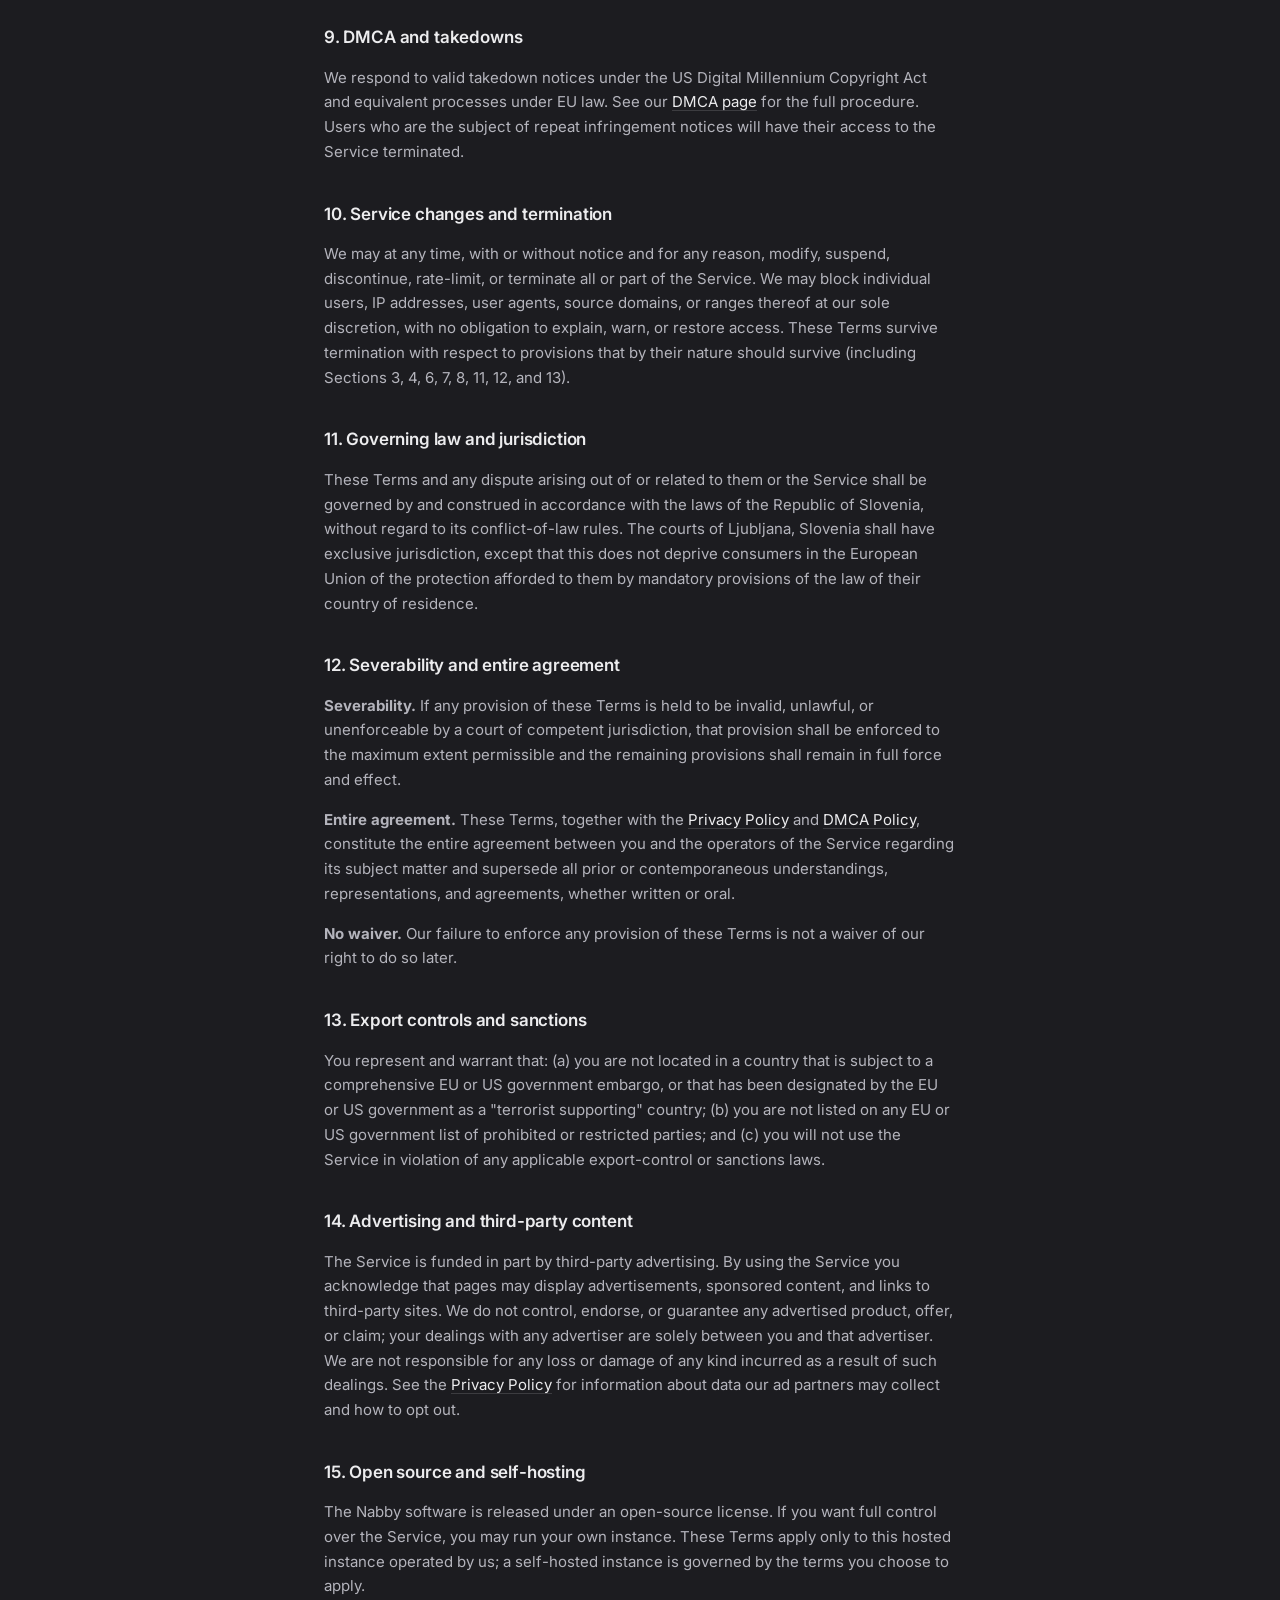
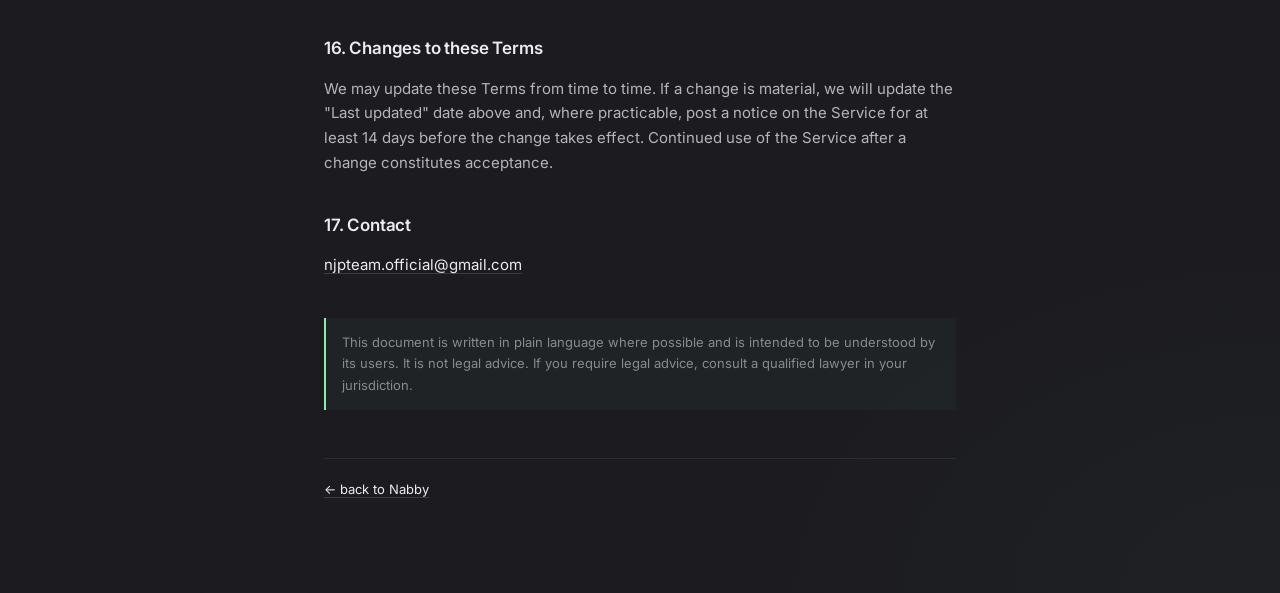
<file: templates/terms.html>
<!doctype html>
<html lang="en">
<head>
<meta charset="utf-8">
<meta name="google-adsense-account" content="ca-pub-2592778451180424">
<meta name="viewport" content="width=device-width,initial-scale=1">
<title>Terms of Service — Nabby</title>
<meta name="description" content="Nabby Terms of Service. Governing law: Slovenia. Liability cap, acceptable-use rules, and user responsibilities for the Nabby video-archival service.">
<link rel="canonical" href="https://nabby.pro/terms">
<meta name="robots" content="noindex,follow">
<meta name="theme-color" content="#1c1c20">
<link rel="icon" type="image/svg+xml" href="/static/favicons/b-n.svg">
<link rel="preconnect" href="https://fonts.googleapis.com">
<link rel="preconnect" href="https://fonts.gstatic.com" crossorigin>
<link href="https://fonts.googleapis.com/css2?family=Inter:wght@400;500;600&family=JetBrains+Mono:wght@400&display=swap" rel="stylesheet">
<link rel="stylesheet" href="/static/style.css">
</head>
<body class="legal">

<header class="nav">
  <a href="/" class="brand">
    <span class="brand-mark" aria-hidden="true"></span>
    <span>Nabby</span>
  </a>
  <span class="nav-sub">Terms of Service</span>
</header>

<main class="legal-main">
  <h1>Terms of Service</h1>
  <p class="updated">Last updated: 2026-10-01</p>

  <p>These Terms of Service ("Terms") govern your use of Nabby (the "Service"). By accessing or using the Service, you agree to be bound by these Terms. If you do not agree, do not use the Service.</p>

  <h2>1. What this is</h2>
  <p>Nabby is a general-purpose, open-source archival utility that uses <a href="https://github.com/yt-dlp/yt-dlp" rel="noopener">yt-dlp</a> to fetch publicly accessible media from supported websites and deliver it to the requesting user. The Service is stateless and acts as a conduit: it does not host, index, catalog, store long-term, verify, promote, or endorse any content retrieved through it.</p>

  <h2>2. Intended uses (acceptable use)</h2>
  <p>Nabby is a dual-use tool with substantial non-infringing purposes. Intended uses include, without limitation:</p>
  <ul>
    <li><strong>Personal archival</strong> — backing up media you created or that you own rights to.</li>
    <li><strong>Journalism and research</strong> — preserving public statements, news footage, or primary sources for reporting, academic study, or civic documentation.</li>
    <li><strong>Educational use</strong> — downloading lectures, tutorials, or openly licensed content for study.</li>
    <li><strong>Accessibility</strong> — converting media to formats or codecs required by assistive technologies, or caching for offline access.</li>
    <li><strong>Fair use / fair dealing</strong> — commentary, criticism, parody, quotation, and other uses recognized under applicable copyright law.</li>
    <li><strong>Content portability</strong> — exporting your own posts from a platform before leaving it, as supported by many platforms' own data-export policies.</li>
    <li><strong>Link-rot prevention</strong> — preserving material that may be deleted, restricted, or taken offline.</li>
  </ul>
  <p>Nabby is designed and operated to support these uses. The Service does not solicit, encourage, induce, or profit from infringing use.</p>

  <h2>3. User responsibility</h2>
  <p>You are solely responsible for how you use the Service. In particular:</p>
  <ul>
    <li>You are responsible for ensuring that any download you perform complies with applicable law in your jurisdiction, including copyright, trademark, publicity, privacy, and computer-misuse law.</li>
    <li>You are responsible for respecting the terms of service of the source sites you retrieve media from.</li>
    <li>You retain full liability for any content you download, store, redistribute, or make further use of.</li>
    <li>Fair use, fair dealing, personal archival exceptions, and similar doctrines vary by jurisdiction. We do not advise you on their application. If you are unsure whether a specific use is lawful, do not proceed.</li>
  </ul>

  <h2>4. Prohibited uses</h2>
  <p>You must not use the Service to:</p>
  <ul>
    <li>Infringe copyright, trademark, publicity rights, moral rights, trade-secret rights, or any other third-party rights.</li>
    <li>Download, generate, store, or distribute child sexual abuse material (CSAM), non-consensual intimate imagery, or any content that sexualizes minors.</li>
    <li>Harass, dox, stalk, threaten, or target any person or protected group.</li>
    <li>Circumvent paywalls, authentication, access controls, geographic restrictions, or digital rights management (DRM) technologies on content that is not publicly available.</li>
    <li>Conduct mass scraping, bulk re-distribution, or commercial redistribution of material you do not have rights to.</li>
    <li>Interfere with, overload, or disrupt the Service, its infrastructure, or any linked source site.</li>
    <li>Use automated systems (bots, scripts, scrapers) in a manner that exceeds reasonable individual human use.</li>
    <li>Reverse-engineer, probe, or exploit vulnerabilities in the Service outside a coordinated-disclosure process.</li>
    <li>Impersonate any person, entity, or affiliation.</li>
    <li>Violate any applicable local, national, or international law or regulation.</li>
  </ul>

  <h2>5. Age restriction</h2>
  <p>You must be at least 16 years old, or the age of digital consent in your country, whichever is higher, to use the Service. If you are under 18, you represent that your parent or legal guardian has reviewed and agreed to these Terms on your behalf. The Service is not directed at and must not be used by children under the applicable minimum age.</p>

  <h2>6. No warranty</h2>
  <p>The Service is provided <strong>"as is" and "as available"</strong> without warranty of any kind, whether express, implied, statutory, or otherwise, to the maximum extent permitted by applicable law. We expressly disclaim all implied warranties of merchantability, fitness for a particular purpose, non-infringement, title, accuracy, availability, uninterrupted operation, and freedom from error, bugs, or harmful components. Supported sites change their APIs constantly; downloads may fail, be incomplete, be corrupted, or return the wrong media; the Service may be unavailable without notice. You use the Service entirely at your own risk.</p>

  <h2>7. Limitation of liability</h2>
  <p>To the maximum extent permitted by applicable law, in no event shall the operators, contributors, hosts, or affiliates of the Service be liable to you or any third party for any indirect, incidental, special, consequential, exemplary, or punitive damages, including without limitation damages for loss of profits, revenue, data, goodwill, or other intangible losses, arising out of or related to your use of (or inability to use) the Service, regardless of the legal theory and even if we have been advised of the possibility of such damages.</p>
  <p>Our aggregate liability to you for all claims arising out of or related to the Service shall not exceed <strong>fifty euros (€50)</strong> or the total amount you have paid us in the twelve months preceding the claim, whichever is greater. Because the Service is provided free of charge, this amount will in most cases be €50.</p>
  <p>Some jurisdictions do not allow the exclusion or limitation of certain damages. In those jurisdictions, our liability is limited to the smallest extent permitted by law.</p>

  <h2>8. Indemnification</h2>
  <p>You agree to defend, indemnify, and hold harmless the operators, contributors, hosts, and affiliates of the Service from and against any and all claims, liabilities, damages, losses, costs, and expenses (including reasonable legal fees) arising out of or related to: (a) your use of the Service; (b) your breach of these Terms; (c) your violation of any law or third-party right; (d) any content you download, store, redistribute, or otherwise handle through the Service. We reserve the right to assume exclusive defense and control of any matter otherwise subject to indemnification by you, in which case you agree to cooperate.</p>

  <h2>9. DMCA and takedowns</h2>
  <p>We respond to valid takedown notices under the US Digital Millennium Copyright Act and equivalent processes under EU law. See our <a href="/dmca">DMCA page</a> for the full procedure. Users who are the subject of repeat infringement notices will have their access to the Service terminated.</p>

  <h2>10. Service changes and termination</h2>
  <p>We may at any time, with or without notice and for any reason, modify, suspend, discontinue, rate-limit, or terminate all or part of the Service. We may block individual users, IP addresses, user agents, source domains, or ranges thereof at our sole discretion, with no obligation to explain, warn, or restore access. These Terms survive termination with respect to provisions that by their nature should survive (including Sections 3, 4, 6, 7, 8, 11, 12, and 13).</p>

  <h2>11. Governing law and jurisdiction</h2>
  <p>These Terms and any dispute arising out of or related to them or the Service shall be governed by and construed in accordance with the laws of the Republic of Slovenia, without regard to its conflict-of-law rules. The courts of Ljubljana, Slovenia shall have exclusive jurisdiction, except that this does not deprive consumers in the European Union of the protection afforded to them by mandatory provisions of the law of their country of residence.</p>

  <h2>12. Severability and entire agreement</h2>
  <p><strong>Severability.</strong> If any provision of these Terms is held to be invalid, unlawful, or unenforceable by a court of competent jurisdiction, that provision shall be enforced to the maximum extent permissible and the remaining provisions shall remain in full force and effect.</p>
  <p><strong>Entire agreement.</strong> These Terms, together with the <a href="/privacy">Privacy Policy</a> and <a href="/dmca">DMCA Policy</a>, constitute the entire agreement between you and the operators of the Service regarding its subject matter and supersede all prior or contemporaneous understandings, representations, and agreements, whether written or oral.</p>
  <p><strong>No waiver.</strong> Our failure to enforce any provision of these Terms is not a waiver of our right to do so later.</p>

  <h2>13. Export controls and sanctions</h2>
  <p>You represent and warrant that: (a) you are not located in a country that is subject to a comprehensive EU or US government embargo, or that has been designated by the EU or US government as a "terrorist supporting" country; (b) you are not listed on any EU or US government list of prohibited or restricted parties; and (c) you will not use the Service in violation of any applicable export-control or sanctions laws.</p>

  <h2>14. Advertising and third-party content</h2>
  <p>The Service is funded in part by third-party advertising. By using the Service you acknowledge that pages may display advertisements, sponsored content, and links to third-party sites. We do not control, endorse, or guarantee any advertised product, offer, or claim; your dealings with any advertiser are solely between you and that advertiser. We are not responsible for any loss or damage of any kind incurred as a result of such dealings. See the <a href="/privacy">Privacy Policy</a> for information about data our ad partners may collect and how to opt out.</p>

  <h2>15. Open source and self-hosting</h2>
  <p>The Nabby software is released under an open-source license. If you want full control over the Service, you may run your own instance. These Terms apply only to this hosted instance operated by us; a self-hosted instance is governed by the terms you choose to apply.</p>

  <h2>16. Changes to these Terms</h2>
  <p>We may update these Terms from time to time. If a change is material, we will update the "Last updated" date above and, where practicable, post a notice on the Service for at least 14 days before the change takes effect. Continued use of the Service after a change constitutes acceptance.</p>

  <h2>17. Contact</h2>
  <p><a href="mailto:njpteam.official@gmail.com">njpteam.official@gmail.com</a></p>

  <p class="disclaimer">This document is written in plain language where possible and is intended to be understood by its users. It is not legal advice. If you require legal advice, consult a qualified lawyer in your jurisdiction.</p>

  <p class="back"><a href="/">← back to Nabby</a></p>
</main>

</body>
</html>
</file>
<file: static/style.css>
:root {
  --bg: #1c1c20;
  --fg: #ececee;
  --muted: #898992;
  --muted-2: #b4b4bc;
  --line: rgba(255, 255, 255, 0.07);
  --line-strong: rgba(255, 255, 255, 0.14);
  --accent: #86efac;
  --err: #f87171;
  --radius: 6px;
}

* { box-sizing: border-box; }
html, body { margin: 0; padding: 0; }

html {
  background: var(--bg);
  color: var(--fg);
  font-family: "Inter", -apple-system, system-ui, sans-serif;
  font-size: 15px;
  line-height: 1.55;
  -webkit-font-smoothing: antialiased;
  text-rendering: optimizeLegibility;
}
body {
  min-height: 100vh;
  background:
    radial-gradient(1000px 700px at 20% 0%, rgba(255, 255, 255, 0.025), transparent 60%),
    radial-gradient(900px 600px at 100% 100%, rgba(134, 239, 172, 0.025), transparent 60%);
}

::selection { background: var(--accent); color: #1c1c20; }

/* 3D canvas, pinned behind everything */
#gl {
  position: fixed; inset: 0;
  width: 100%; height: 100%;
  z-index: 0;
  pointer-events: none;
}

/* ---------- nav ---------- */
.nav {
  position: relative;
  z-index: 2;
  max-width: 680px;
  margin: 0 auto;
  padding: 28px 24px 0;
  display: flex;
  justify-content: space-between;
  align-items: center;
}
.brand {
  display: flex; align-items: center; gap: 10px;
  font-weight: 500;
  letter-spacing: -0.01em;
}
.brand-mark {
  width: 10px; height: 10px;
  border-radius: 50%;
  background: var(--accent);
  box-shadow: 0 0 10px rgba(134, 239, 172, 0.5);
}
.nav-sub {
  color: var(--muted);
  font-size: 13px;
}

/* ---------- layout ---------- */
main {
  position: relative;
  z-index: 2;
  max-width: 680px;
  margin: 0 auto;
  padding: 72px 24px 48px;
}

.hero {
  margin: 24px 0 56px;
}
.hero h1 {
  font-size: 40px;
  line-height: 1.1;
  letter-spacing: -0.025em;
  font-weight: 600;
  margin: 0 0 16px;
}
.hero p {
  color: var(--muted-2);
  margin: 0;
  font-size: 16px;
}
.hero-link {
  color: var(--accent);
  text-decoration: none;
  margin-left: 4px;
  white-space: nowrap;
  transition: opacity 0.15s;
}
.hero-link:hover { opacity: 0.8; }

.platforms {
  list-style: none;
  padding: 0;
  margin: 24px 0 0;
  display: flex;
  flex-wrap: wrap;
  gap: 8px;
}
.platforms li {
  font-size: 12.5px;
  font-weight: 500;
  padding: 6px 11px;
  color: var(--muted-2);
  background: rgba(255, 255, 255, 0.04);
  border: 1px solid var(--line);
  border-radius: 999px;
  transition: color 0.15s, background 0.15s, border-color 0.15s, transform 0.15s;
  cursor: default;
}
.platforms li:hover {
  color: var(--fg);
  background: rgba(255, 255, 255, 0.07);
  border-color: var(--line-strong);
  transform: translateY(-1px);
}
.platforms li.more {
  color: var(--muted);
  background: transparent;
  border-style: dashed;
}

/* ---------- blocks ---------- */
.block {
  padding: 24px 0;
  border-top: 1px solid var(--line);
}
.block:first-of-type { border-top: 0; padding-top: 0; }

.label {
  display: block;
  font-size: 12px;
  color: var(--muted);
  margin-bottom: 10px;
  letter-spacing: 0.01em;
}

/* ---------- inputs ---------- */
textarea, select {
  width: 100%;
  background: transparent;
  color: var(--fg);
  border: 1px solid var(--line);
  border-radius: var(--radius);
  padding: 12px 14px;
  font: inherit;
  outline: none;
  transition: border-color 0.15s;
}
textarea {
  resize: vertical;
  min-height: 84px;
  font-family: "JetBrains Mono", ui-monospace, monospace;
  font-size: 13px;
  line-height: 1.6;
}
textarea::placeholder { color: var(--muted); }
textarea:focus, select:focus { border-color: var(--line-strong); }

select { display: none; }

/* custom select */
.select {
  position: relative;
  width: 100%;
}
.select-trigger {
  width: 100%;
  display: flex;
  align-items: center;
  justify-content: space-between;
  gap: 10px;
  background: transparent;
  color: var(--fg);
  border: 1px solid var(--line);
  border-radius: var(--radius);
  padding: 12px 14px;
  font: inherit;
  cursor: pointer;
  text-align: left;
  transition: border-color 0.15s, background 0.15s;
}
.select-trigger:hover { border-color: var(--line-strong); }
.select[data-open="true"] .select-trigger {
  border-color: var(--line-strong);
  background: rgba(255, 255, 255, 0.03);
}
.select-caret {
  color: var(--muted);
  transition: transform 0.15s;
  flex-shrink: 0;
}
.select[data-open="true"] .select-caret { transform: rotate(180deg); }

.select-menu {
  position: absolute;
  top: calc(100% + 6px);
  left: 0; right: 0;
  background: #2e2e34;
  border: 1px solid rgba(255, 255, 255, 0.1);
  border-radius: var(--radius);
  padding: 4px;
  z-index: 50;
  box-shadow:
    0 20px 48px rgba(0, 0, 0, 0.55),
    0 4px 12px rgba(0, 0, 0, 0.35),
    inset 0 1px 0 rgba(255, 255, 255, 0.04);
  opacity: 0;
  transform: translateY(-4px) scale(0.98);
  transform-origin: top center;
  pointer-events: none;
  transition: opacity 0.12s ease, transform 0.12s ease;
  max-height: 280px;
  overflow-y: auto;
}
.select[data-open="true"] .select-menu {
  opacity: 1;
  transform: translateY(0) scale(1);
  pointer-events: auto;
}
.select-opt {
  display: flex;
  align-items: center;
  justify-content: space-between;
  gap: 10px;
  padding: 7px 10px;
  border-radius: 4px;
  font-size: 13.5px;
  line-height: 1.3;
  cursor: pointer;
  color: var(--fg);
  transition: background 0.1s, color 0.1s;
  white-space: nowrap;
}
.select-opt:hover,
.select-opt[data-active="true"] {
  background: rgba(255, 255, 255, 0.07);
}
.select-opt[data-selected="true"] { color: #fff; }
.select-opt[data-selected="true"]::after {
  content: "";
  width: 5px; height: 5px;
  border-radius: 50%;
  background: var(--accent);
  flex-shrink: 0;
}

.row {
  display: flex; align-items: center; gap: 12px;
  margin-top: 12px;
}

.status { color: var(--muted); font-size: 13px; }
.status.err { color: var(--err); }

/* ---------- buttons ---------- */
.btn {
  display: inline-flex;
  align-items: center;
  gap: 8px;
  padding: 9px 16px;
  border-radius: var(--radius);
  font: inherit;
  font-weight: 500;
  cursor: pointer;
  border: 1px solid transparent;
  transition: background 0.15s, border-color 0.15s, color 0.15s, transform 0.1s;
}
.btn:active { transform: translateY(1px); }
.btn:disabled { opacity: 0.5; cursor: not-allowed; }

.btn-ghost {
  background: transparent;
  color: var(--fg);
  border-color: var(--line-strong);
}
.btn-ghost:hover:not(:disabled) {
  background: rgba(255, 255, 255, 0.04);
  border-color: rgba(255, 255, 255, 0.28);
}

.btn-primary {
  background: var(--fg);
  color: #1c1c20;
  border-color: var(--fg);
  margin-top: 24px;
}
.btn-primary:hover:not(:disabled) {
  background: #fff;
  border-color: #fff;
}

/* ---------- controls ---------- */
.controls {
  display: grid;
  grid-template-columns: 1fr 1fr;
  gap: 20px 24px;
  margin: 24px 0 0;
}
.control { min-width: 0; }
.control .label { margin-bottom: 10px; }

/* segmented control */
.segmented {
  display: inline-flex;
  background: rgba(255, 255, 255, 0.04);
  border: 1px solid var(--line);
  border-radius: var(--radius);
  padding: 3px;
  width: 100%;
}
.segmented label {
  flex: 1;
  position: relative;
  cursor: pointer;
}
.segmented input {
  position: absolute;
  opacity: 0;
  pointer-events: none;
}
.segmented span {
  display: block;
  text-align: center;
  padding: 7px 12px;
  font-size: 13px;
  color: var(--muted-2);
  border-radius: 4px;
  transition: background 0.15s, color 0.15s;
}
.segmented input:checked + span {
  background: rgba(255, 255, 255, 0.08);
  color: var(--fg);
}

/* ---------- preview ---------- */
.preview {
  display: flex; flex-direction: column; gap: 10px;
  margin-bottom: 20px;
}
.entry {
  display: flex; gap: 14px;
  padding: 10px;
  border: 1px solid var(--line);
  border-radius: var(--radius);
  background: rgba(255, 255, 255, 0.015);
}
.entry img, .thumb-ph {
  width: 96px; height: 56px;
  object-fit: cover;
  border-radius: 4px;
  background: #000;
  flex: 0 0 auto;
}
.thumb-ph {
  display: flex; align-items: center; justify-content: center;
  color: var(--muted);
  font-size: 10px;
  letter-spacing: 0.1em;
  text-transform: uppercase;
}
.entry .meta { flex: 1; min-width: 0; align-self: center; }
.entry .title {
  font-weight: 500;
  font-size: 14px;
  margin: 0 0 2px;
  overflow: hidden;
  text-overflow: ellipsis;
  white-space: nowrap;
}
.entry .sub2 {
  color: var(--muted);
  font-size: 12px;
}
.playlist-head {
  color: var(--muted);
  font-size: 13px;
  padding: 4px 2px;
}
.playlist-head em { color: var(--fg); font-style: normal; }

.err {
  color: var(--err);
  font-size: 13px;
  padding: 8px 12px;
  border: 1px solid rgba(248, 113, 113, 0.3);
  border-radius: var(--radius);
}

/* ---------- progress ---------- */
#progress-list { display: flex; flex-direction: column; gap: 16px; }
.progress-row {
  display: grid;
  grid-template-columns: 1fr auto;
  gap: 4px 12px;
  align-items: center;
}
.progress-row .name {
  grid-column: 1;
  font-family: "JetBrains Mono", monospace;
  font-size: 12px;
  color: var(--muted-2);
  overflow: hidden;
  text-overflow: ellipsis;
  white-space: nowrap;
}
.progress-row .stats {
  grid-column: 2;
  display: flex;
  gap: 10px;
  color: var(--muted);
  font-family: "JetBrains Mono", monospace;
  font-size: 11px;
}
.progress-row .pct.ok { color: var(--accent); }
.progress-row .bar {
  grid-column: 1 / -1;
  height: 2px;
  background: rgba(255, 255, 255, 0.06);
  border-radius: 2px;
  overflow: hidden;
}
.progress-row .bar > div {
  height: 100%;
  width: 0%;
  background: var(--accent);
  transition: width 0.15s linear;
}

/* ---------- files ---------- */
.label-done { margin-top: 24px; }
#files { list-style: none; padding: 0; margin: 0; }
#files li { border-top: 1px solid var(--line); }
#files li:last-child { border-bottom: 1px solid var(--line); }
#files a {
  display: flex;
  justify-content: space-between;
  align-items: center;
  padding: 12px 2px;
  color: var(--fg);
  text-decoration: none;
  font-family: "JetBrains Mono", monospace;
  font-size: 13px;
  transition: color 0.15s;
}
#files a:hover { color: var(--accent); }
#files .fname {
  overflow: hidden;
  text-overflow: ellipsis;
  white-space: nowrap;
  margin-right: 16px;
}
#files .fgrab {
  color: var(--muted);
  font-size: 12px;
  flex-shrink: 0;
}
#files a:hover .fgrab { color: var(--accent); }

.hidden { display: none !important; }

/* ---------- cookie consent ---------- */
body.consent-locked { overflow: hidden; }

.consent-overlay,
.consent-blocked {
  position: fixed;
  inset: 0;
  z-index: 1000;
  background: rgba(10, 10, 12, 0.72);
  backdrop-filter: blur(8px);
  display: flex;
  align-items: center;
  justify-content: center;
  padding: 24px;
  animation: consent-fade 0.2s ease-out;
}
@keyframes consent-fade {
  from { opacity: 0; }
  to { opacity: 1; }
}

.consent-dialog {
  max-width: 480px;
  width: 100%;
  background: #26262b;
  border: 1px solid var(--line-strong);
  border-radius: 10px;
  padding: 28px;
  box-shadow:
    0 24px 60px rgba(0, 0, 0, 0.6),
    0 6px 16px rgba(0, 0, 0, 0.4);
  animation: consent-pop 0.25s cubic-bezier(0.2, 1, 0.3, 1);
}
@keyframes consent-pop {
  from { opacity: 0; transform: translateY(8px) scale(0.98); }
  to { opacity: 1; transform: translateY(0) scale(1); }
}
.consent-dialog h2,
.consent-dialog .consent-title {
  margin: 0 0 14px;
  font-size: 20px;
  font-weight: 600;
  letter-spacing: -0.015em;
  color: var(--fg);
}
.consent-dialog p {
  margin: 0 0 14px;
  color: var(--muted-2);
  font-size: 14.5px;
  line-height: 1.55;
}
.consent-dialog ul {
  margin: 0 0 14px;
  padding-left: 20px;
  color: var(--muted-2);
  font-size: 14.5px;
}
.consent-dialog ul li { margin-bottom: 8px; }
.consent-dialog a {
  color: var(--fg);
  text-decoration: underline;
  text-decoration-color: var(--line-strong);
  text-underline-offset: 2px;
}
.consent-dialog a:hover {
  color: var(--accent);
  text-decoration-color: var(--accent);
}
.consent-actions {
  display: flex;
  gap: 10px;
  margin: 20px 0 14px;
  flex-wrap: wrap;
}
.consent-actions .btn { flex: 1; min-width: 140px; justify-content: center; }
.consent-actions .btn-primary { margin-top: 0; }
.consent-foot {
  margin: 0;
  padding-top: 14px;
  border-top: 1px solid var(--line);
  font-size: 12px;
  color: var(--muted);
}
.consent-foot a { color: var(--muted-2); }

.link-btn {
  background: none;
  border: 0;
  padding: 0;
  color: var(--fg);
  text-decoration: underline;
  text-decoration-color: var(--accent);
  text-underline-offset: 2px;
  cursor: pointer;
  font: inherit;
}
.link-btn:hover { color: var(--accent); }

#consent-prefs { cursor: pointer; }

/* ---------- footer ---------- */
.site-foot {
  position: relative;
  z-index: 2;
  max-width: 680px;
  margin: 48px auto 0;
  padding: 24px 24px 40px;
  border-top: 1px solid var(--line);
  display: flex;
  flex-direction: column;
  gap: 10px;
  align-items: center;
  text-align: center;
}
.foot-links {
  display: flex;
  flex-wrap: wrap;
  gap: 18px;
  justify-content: center;
}
.foot-links a {
  color: var(--muted-2);
  text-decoration: none;
  font-size: 13px;
  transition: color 0.15s;
}
.foot-links a:hover { color: var(--fg); }
.foot-meta {
  color: var(--muted);
  font-size: 12px;
}

/* ---------- legal pages ---------- */
body.legal .brand { text-decoration: none; color: inherit; }
.legal-main {
  position: relative;
  z-index: 2;
  max-width: 680px;
  margin: 0 auto;
  padding: 56px 24px 80px;
}
.legal-main h1 {
  font-size: 32px;
  letter-spacing: -0.02em;
  font-weight: 600;
  margin: 0 0 8px;
}
.legal-main h2 {
  font-size: 17px;
  font-weight: 600;
  margin: 36px 0 10px;
  letter-spacing: -0.01em;
}
.legal-main p, .legal-main li {
  color: var(--muted-2);
  line-height: 1.65;
}
.legal-main ul, .legal-main ol {
  padding-left: 20px;
  margin: 10px 0 0;
}
.legal-main li { margin-bottom: 6px; }
.legal-main a {
  color: var(--fg);
  text-decoration: underline;
  text-decoration-color: var(--line-strong);
  text-underline-offset: 3px;
  transition: text-decoration-color 0.15s, color 0.15s;
}
.legal-main a:hover {
  color: var(--accent);
  text-decoration-color: var(--accent);
}
.legal-main .updated {
  color: var(--muted);
  font-size: 13px;
  margin: 0 0 32px;
  font-family: "JetBrains Mono", ui-monospace, monospace;
}
.legal-main .mono-block {
  font-family: "JetBrains Mono", monospace;
  background: rgba(255, 255, 255, 0.03);
  border: 1px solid var(--line);
  border-radius: var(--radius);
  padding: 12px 14px;
  margin: 10px 0;
}
.legal-main .disclaimer {
  margin-top: 40px;
  padding: 14px 16px;
  border-left: 2px solid var(--accent);
  color: var(--muted);
  font-size: 13px;
  background: rgba(134, 239, 172, 0.03);
}
.legal-main .back {
  margin-top: 48px;
  padding-top: 20px;
  border-top: 1px solid var(--line);
  font-size: 13px;
}

.legal-table {
  width: 100%;
  border-collapse: collapse;
  margin: 14px 0;
  font-size: 14px;
}
.legal-table th, .legal-table td {
  text-align: left;
  padding: 10px 12px;
  border-bottom: 1px solid var(--line);
  vertical-align: top;
}
.legal-table th {
  color: var(--muted);
  font-weight: 500;
  font-size: 12px;
  letter-spacing: 0.03em;
  text-transform: uppercase;
}
.legal-table td { color: var(--muted-2); }

/* ---------- responsive ---------- */
@media (max-width: 560px) {
  .hero h1 { font-size: 32px; }
  .controls { grid-template-columns: 1fr; }
  main { padding: 48px 20px 32px; }
}
</file>
